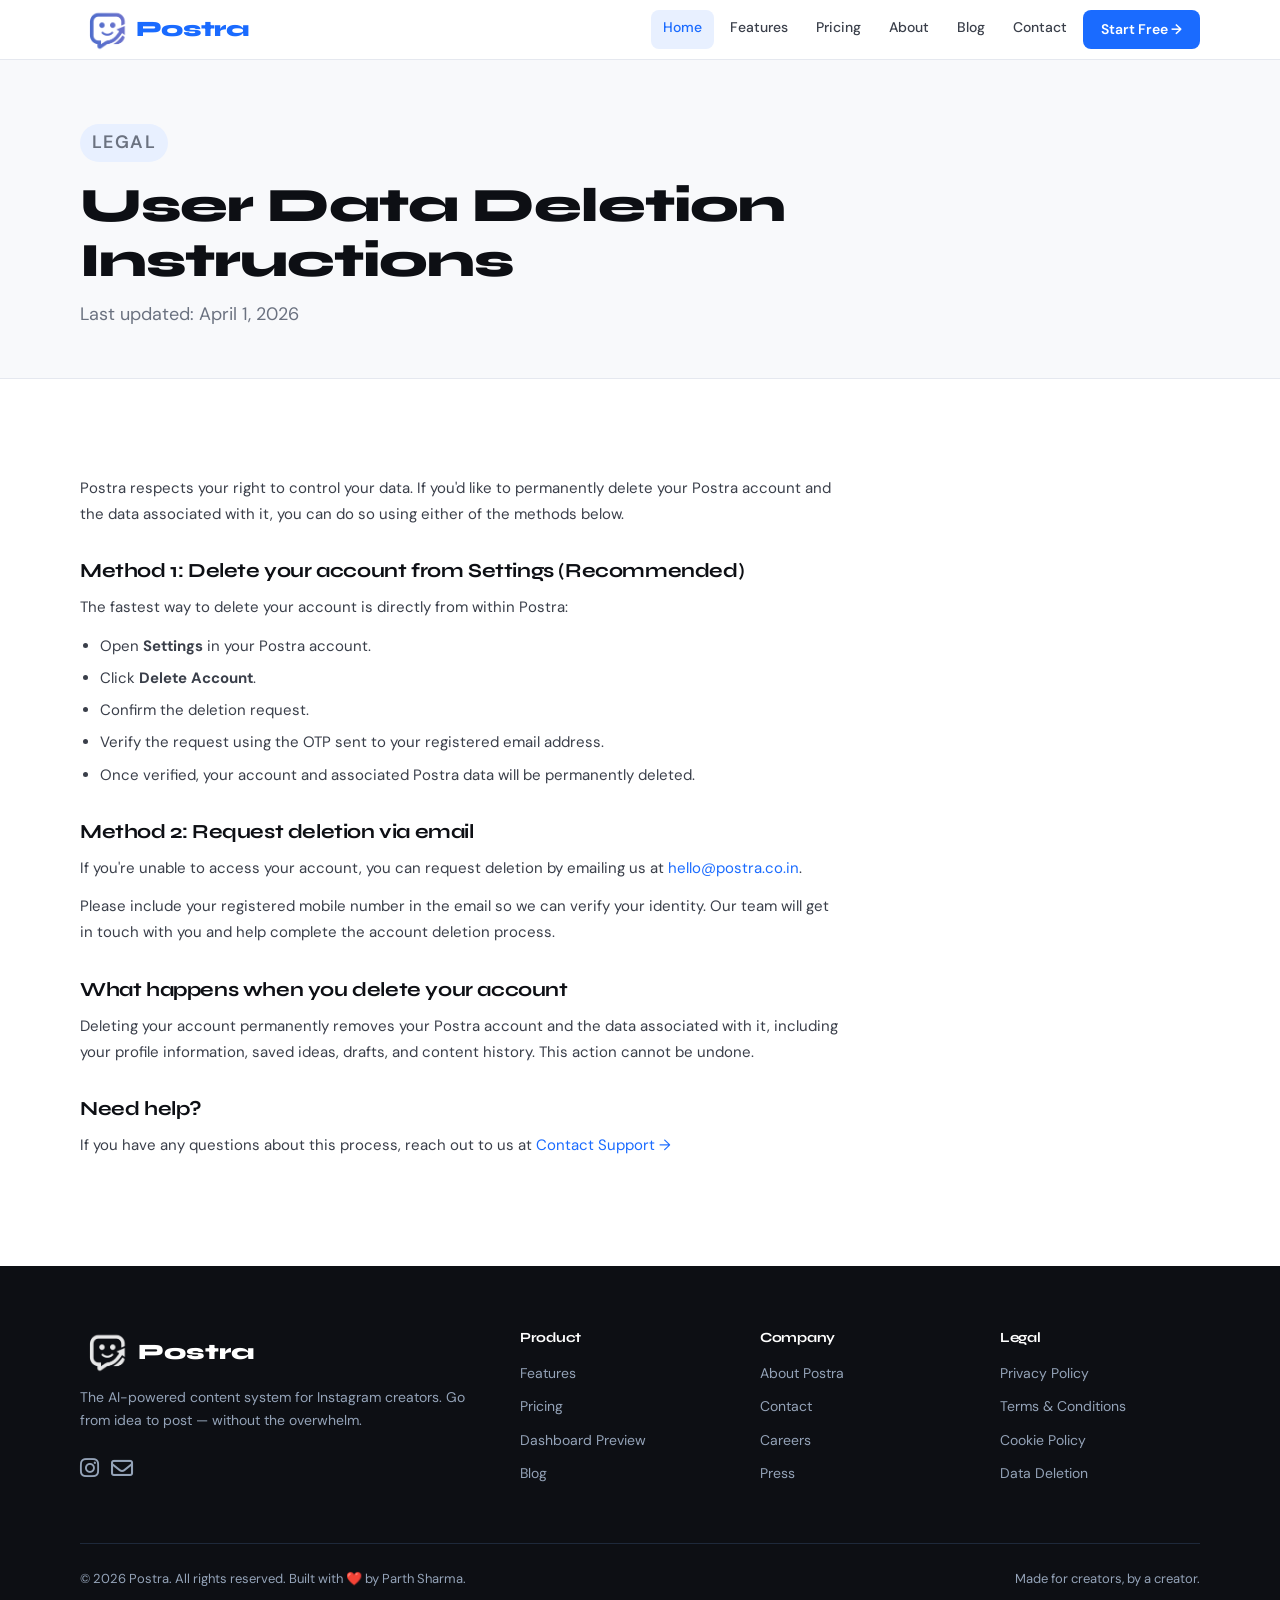
<file: data-deletion.html>
<!DOCTYPE html>
<html lang="en">
<head>
  <meta charset="UTF-8">
  <meta name="viewport" content="width=device-width, initial-scale=1.0">
  <title>User Data Deletion Instructions — Postra</title>
  <meta name="description" content="Instructions for Postra users to delete their account and associated data.">
  <meta name="robots" content="index, follow">
  <meta property="og:title" content="User Data Deletion Instructions — Postra">
  <meta property="og:description" content="Learn how to permanently delete your Postra account and associated data.">
  <meta property="og:type" content="website">
  <meta property="og:url" content="https://postra-gamma.vercel.app/">
  <meta property="og:image" content="https://postra-gamma.vercel.app/assets/postra.png">
  <meta name="twitter:card" content="summary_large_image">
  <meta name="twitter:title" content="User Data Deletion Instructions — Postra">
  <meta name="twitter:description" content="Learn how to permanently delete your Postra account and associated data.">
  <meta name="twitter:image" content="https://postra-gamma.vercel.app/assets/postra.png">
  <link rel="icon" href="assets/postra.png" type="image/png">
  <link rel="canonical" href="https://postra-gamma.vercel.app/">
  <link rel="preconnect" href="https://fonts.googleapis.com">
  <link rel="preconnect" href="https://fonts.gstatic.com" crossorigin>
  <link href="https://fonts.googleapis.com/css2?family=Syne:wght@400;500;600;700;800&family=DM+Sans:ital,opsz,wght@0,9..40,300;0,9..40,400;0,9..40,500;1,9..40,300&display=swap" rel="stylesheet">
  <link rel="stylesheet" href="style.css">
  <link rel="stylesheet" href="https://cdnjs.cloudflare.com/ajax/libs/font-awesome/6.5.0/css/all.min.css">
  <meta name="theme-color" content="#000000">
</head>

<body>

<!-- NAV -->
<nav class="nav" id="mainNav">
  <div class="nav-logo" onclick="showPage('home')" style="display:flex;align-items:center;gap:6px;cursor:pointer;">
    <img src="assets/postra.png" alt="Postra logo" style="height:44px;width:auto;display:block;filter:invert(30%) sepia(90%) saturate(600%) hue-rotate(200deg) brightness(80%);">
    <span style="font-family:'Syne',sans-serif;font-weight:800;font-size:22px;color:var(--brand);letter-spacing:-0.03em;">Postra</span>
  </div>
  <div class="nav-links" id="navLinks">
    <a onclick="showPage('home')" id="nav-home" class="active">Home</a>
    <a onclick="showPage('features')" id="nav-features">Features</a>
    <a onclick="showPage('pricing')" id="nav-pricing">Pricing</a>
    <a onclick="showPage('about')" id="nav-about">About</a>
    <a onclick="showPage('blog')" id="nav-blog">Blog</a>
    <a onclick="showPage('contact')" id="nav-contact">Contact</a>
    <a onclick="window.location.href='https://postra-five.vercel.app/'" class="nav-cta pulse-cta">Start Free →</a>
  </div>
  <button class="hamburger" onclick="toggleMobileMenu()">☰</button>
</nav>

<!-- Mobile menu -->
<div id="mobileMenu" style="display:none; background:#fff; border-bottom:1px solid var(--border); padding:12px 24px;">
  <a onclick="showPage('home');toggleMobileMenu()" style="display:block;padding:10px 0;font-weight:600;color:var(--ink);cursor:pointer;">Home</a>
  <a onclick="showPage('features');toggleMobileMenu()" style="display:block;padding:10px 0;font-weight:600;color:var(--ink);cursor:pointer;">Features</a>
  <a onclick="showPage('pricing');toggleMobileMenu()" style="display:block;padding:10px 0;font-weight:600;color:var(--ink);cursor:pointer;">Pricing</a>
  <a onclick="showPage('about');toggleMobileMenu()" style="display:block;padding:10px 0;font-weight:600;color:var(--ink);cursor:pointer;">About</a>
  <a onclick="showPage('blog');toggleMobileMenu()" style="display:block;padding:10px 0;font-weight:600;color:var(--ink);cursor:pointer;">Blog</a>
  <a onclick="showPage('contact');toggleMobileMenu()" style="display:block;padding:10px 0;font-weight:600;color:var(--ink);cursor:pointer;">Contact</a>
  <a onclick="window.location.href='https://postra-five.vercel.app/';toggleMobileMenu()" style="display:block;margin-top:8px;padding:12px;text-align:center;background:var(--brand);color:#fff;border-radius:8px;font-weight:700;cursor:pointer;">Generate 3 Free Ideas →</a>
</div>

<!-- ====================================================
     PAGE: USER DATA DELETION INSTRUCTIONS
===================================================== -->
<div class="page active" id="page-data-deletion">
  <div class="page-hero">
    <p class="label">Legal</p>
    <h1>User Data Deletion Instructions</h1>
    <p>Last updated: April 1, 2026</p>
  </div>
  <section class="section">
    <div class="legal-content">
      <p>Postra respects your right to control your data. If you'd like to permanently delete your Postra account and the data associated with it, you can do so using either of the methods below.</p>

      <h2>Method 1: Delete your account from Settings (Recommended)</h2>
      <p>The fastest way to delete your account is directly from within Postra:</p>
      <ul>
        <li>Open <strong>Settings</strong> in your Postra account.</li>
        <li>Click <strong>Delete Account</strong>.</li>
        <li>Confirm the deletion request.</li>
        <li>Verify the request using the OTP sent to your registered email address.</li>
        <li>Once verified, your account and associated Postra data will be permanently deleted.</li>
      </ul>

      <h2>Method 2: Request deletion via email</h2>
      <p>If you're unable to access your account, you can request deletion by emailing us at <a href="https://mail.google.com/mail/?view=cm&to=hello@postra.co.in&su=Account Deletion Request - Postra&body=Hi Postra Team, I would like to delete my account. My registered mobile number is:" target="_blank">hello@postra.co.in</a>.</p>
      <p>Please include your registered mobile number in the email so we can verify your identity. Our team will get in touch with you and help complete the account deletion process.</p>

      <h2>What happens when you delete your account</h2>
      <p>Deleting your account permanently removes your Postra account and the data associated with it, including your profile information, saved ideas, drafts, and content history. This action cannot be undone.</p>

      <h2>Need help?</h2>
      <p>If you have any questions about this process, reach out to us at <a href="https://mail.google.com/mail/?view=cm&to=hello@postra.co.in" target="_blank">Contact Support →</a></p>
    </div>
  </section>
</div>

<!-- ====================================================
     FOOTER
===================================================== -->
<footer>
  <div class="footer-top">
    <div>
      <div class="footer-brand" style="display:flex;align-items:center;gap:8px;">
        <img src="assets/postra.png" alt="" style="height:44px;width:auto;filter:brightness(0) invert(1) opacity(0.9);">
        <span>Postra</span>
      </div>
      <p class="footer-tagline">The AI-powered content system for Instagram creators. Go from idea to post — without the overwhelm.</p>
      <div style="display:flex; gap:12px; flex-wrap:wrap; margin-top:8px;">
        <a href="https://instagram.com/buildwithprth" target="_blank" style="color:#94a3b8; font-size:22px; text-decoration:none;" title="@buildwithprth"><i class="fa-brands fa-instagram"></i></a>
        <a href="https://mail.google.com/mail/?view=cm&to=sharmaaparth.07@email.com&su=Business Inquiry - Postra&body=Hi Postra Support, ." target="_blank" style="color:#94a3b8; font-size:22px; text-decoration:none;" title="sharmaaparth.07@gmail.com"><i class="fa-regular fa-envelope"></i></a>
      </div>
    </div>
    <div class="footer-col">
      <h4>Product</h4>
      <a onclick="showPage('features')">Features</a>
      <a onclick="showPage('pricing')">Pricing</a>
      <a onclick="showPage('dashboard')">Dashboard Preview</a>
      <a onclick="showPage('blog')">Blog</a>
    </div>
    <div class="footer-col">
      <h4>Company</h4>
      <a onclick="showPage('about')">About Postra</a>
      <a onclick="showPage('contact')">Contact</a>
      <a href="#" onclick="showPage('careers'); return false;">Careers</a>
      <a href="#" onclick="showPage('press'); return false;">Press</a>
    </div>
    <div class="footer-col">
      <h4>Legal</h4>
      <a href="/privacypolicy">Privacy Policy</a>
      <a href="/terms">Terms & Conditions</a>
      <a onclick="showPage('cookies')">Cookie Policy</a>
      <a href="/data-deletion">Data Deletion</a>
    </div>
  </div>
  <div class="footer-bottom">
    <p>© 2026 Postra. All rights reserved. Built with ❤️ by Parth Sharma.</p>
    <p style="font-size:13px;">Made for creators, by a creator.</p>
  </div>
</footer>

<script src="script.js"></script>

</body>
</html>
</file>
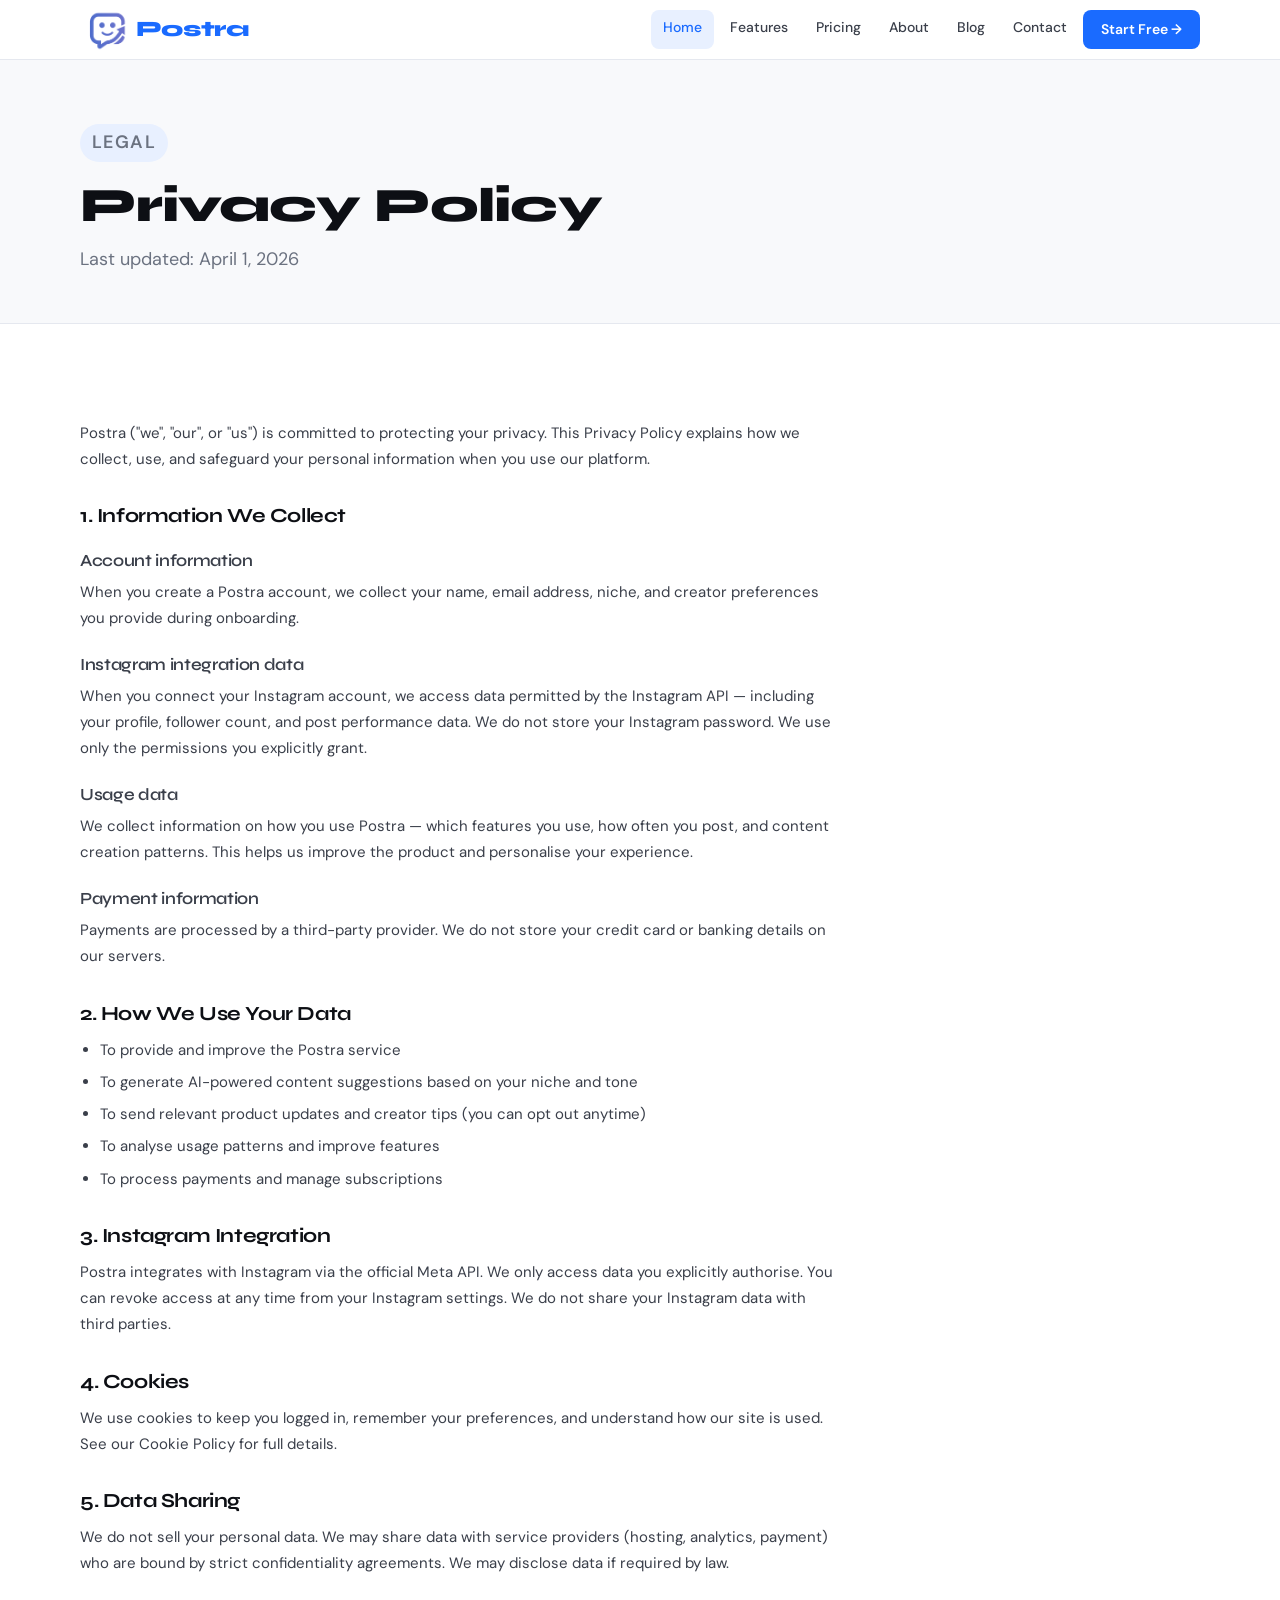
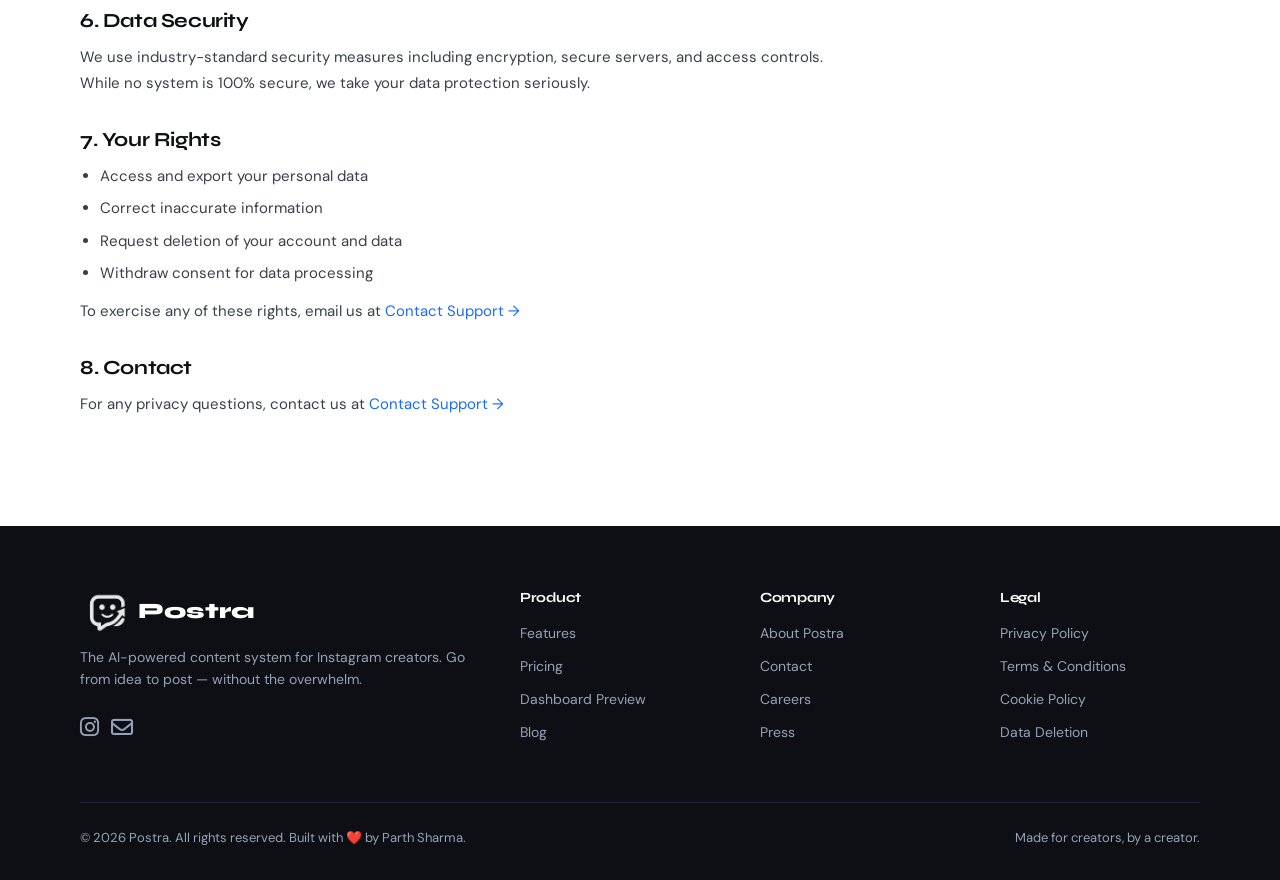
<file: privacypolicy.html>
<!DOCTYPE html>
<html lang="en">
<head>
  <meta charset="UTF-8">
  <meta name="viewport" content="width=device-width, initial-scale=1.0">
  <title>Privacy Policy — Postra</title>
  <meta name="description" content="Postra helps Instagram creators generate niche-specific ideas, captions, and ready-to-post content in seconds. Never run out of content again.">
  <meta name="keywords" content="AI social media tool, content generator, Instagram creator tools, caption generator, Hindi content creator tool">
  <meta name="author" content="Postra">
  <meta name="robots" content="index, follow">
  <meta property="og:title" content="Postra — Never Run Out of Content Again.">
  <meta property="og:description" content="Idea → Ready post in seconds. Built for Instagram creators who want to stay consistent without the overthink.">
  <meta property="og:type" content="website">
  <meta property="og:url" content="https://postra-gamma.vercel.app/">
  <meta property="og:image" content="https://postra-gamma.vercel.app/assets/postra.png">
  <meta name="twitter:card" content="summary_large_image">
  <meta name="twitter:title" content="Postra — Never Run Out of Content Again.">
  <meta name="twitter:description" content="Never run out of content again. Generate niche ideas + captions in seconds.">
  <meta name="twitter:image" content="https://postra-gamma.vercel.app/assets/postra.png">
  <link rel="icon" href="assets/postra.png" type="image/png">
  <link rel="canonical" href="https://postra-gamma.vercel.app/">
  <link rel="preconnect" href="https://fonts.googleapis.com">
  <link rel="preconnect" href="https://fonts.gstatic.com" crossorigin>
  <link href="https://fonts.googleapis.com/css2?family=Syne:wght@400;500;600;700;800&family=DM+Sans:ital,opsz,wght@0,9..40,300;0,9..40,400;0,9..40,500;1,9..40,300&display=swap" rel="stylesheet">
  <link rel="stylesheet" href="style.css">
  <link rel="stylesheet" href="https://cdnjs.cloudflare.com/ajax/libs/font-awesome/6.5.0/css/all.min.css">
  <meta name="theme-color" content="#000000">
</head>

<body>

<!-- NAV -->
<nav class="nav" id="mainNav">
  <div class="nav-logo" onclick="showPage('home')" style="display:flex;align-items:center;gap:6px;cursor:pointer;">
    <img src="assets/postra.png" alt="Postra logo" style="height:44px;width:auto;display:block;filter:invert(30%) sepia(90%) saturate(600%) hue-rotate(200deg) brightness(80%);">
    <span style="font-family:'Syne',sans-serif;font-weight:800;font-size:22px;color:var(--brand);letter-spacing:-0.03em;">Postra</span>
  </div>
  <div class="nav-links" id="navLinks">
    <a onclick="showPage('home')" id="nav-home" class="active">Home</a>
    <a onclick="showPage('features')" id="nav-features">Features</a>
    <a onclick="showPage('pricing')" id="nav-pricing">Pricing</a>
    <a onclick="showPage('about')" id="nav-about">About</a>
    <a onclick="showPage('blog')" id="nav-blog">Blog</a>
    <a onclick="showPage('contact')" id="nav-contact">Contact</a>
    <a onclick="window.location.href='https://postra-five.vercel.app/'" class="nav-cta pulse-cta">Start Free →</a>
  </div>
  <button class="hamburger" onclick="toggleMobileMenu()">☰</button>
</nav>

<!-- Mobile menu -->
<div id="mobileMenu" style="display:none; background:#fff; border-bottom:1px solid var(--border); padding:12px 24px;">
  <a onclick="showPage('home');toggleMobileMenu()" style="display:block;padding:10px 0;font-weight:600;color:var(--ink);cursor:pointer;">Home</a>
  <a onclick="showPage('features');toggleMobileMenu()" style="display:block;padding:10px 0;font-weight:600;color:var(--ink);cursor:pointer;">Features</a>
  <a onclick="showPage('pricing');toggleMobileMenu()" style="display:block;padding:10px 0;font-weight:600;color:var(--ink);cursor:pointer;">Pricing</a>
  <a onclick="showPage('about');toggleMobileMenu()" style="display:block;padding:10px 0;font-weight:600;color:var(--ink);cursor:pointer;">About</a>
  <a onclick="showPage('blog');toggleMobileMenu()" style="display:block;padding:10px 0;font-weight:600;color:var(--ink);cursor:pointer;">Blog</a>
  <a onclick="showPage('contact');toggleMobileMenu()" style="display:block;padding:10px 0;font-weight:600;color:var(--ink);cursor:pointer;">Contact</a>
  <a onclick="window.location.href='https://postra-five.vercel.app/';toggleMobileMenu()" style="display:block;margin-top:8px;padding:12px;text-align:center;background:var(--brand);color:#fff;border-radius:8px;font-weight:700;cursor:pointer;">Generate 3 Free Ideas →</a>
</div>

<!-- ====================================================
     PAGE: PRIVACY POLICY
===================================================== -->
<div class="page active" id="page-privacy">
  <div class="page-hero">
    <p class="label">Legal</p>
    <h1>Privacy Policy</h1>
    <p>Last updated: April 1, 2026</p>
  </div>
  <section class="section">
    <div class="legal-content">
      <p>Postra ("we", "our", or "us") is committed to protecting your privacy. This Privacy Policy explains how we collect, use, and safeguard your personal information when you use our platform.</p>
      <h2>1. Information We Collect</h2>
      <h3>Account information</h3>
      <p>When you create a Postra account, we collect your name, email address, niche, and creator preferences you provide during onboarding.</p>
      <h3>Instagram integration data</h3>
      <p>When you connect your Instagram account, we access data permitted by the Instagram API — including your profile, follower count, and post performance data. We do not store your Instagram password. We use only the permissions you explicitly grant.</p>
      <h3>Usage data</h3>
      <p>We collect information on how you use Postra — which features you use, how often you post, and content creation patterns. This helps us improve the product and personalise your experience.</p>
      <h3>Payment information</h3>
      <p>Payments are processed by a third-party provider. We do not store your credit card or banking details on our servers.</p>
      <h2>2. How We Use Your Data</h2>
      <ul>
        <li>To provide and improve the Postra service</li>
        <li>To generate AI-powered content suggestions based on your niche and tone</li>
        <li>To send relevant product updates and creator tips (you can opt out anytime)</li>
        <li>To analyse usage patterns and improve features</li>
        <li>To process payments and manage subscriptions</li>
      </ul>
      <h2>3. Instagram Integration</h2>
      <p>Postra integrates with Instagram via the official Meta API. We only access data you explicitly authorise. You can revoke access at any time from your Instagram settings. We do not share your Instagram data with third parties.</p>
      <h2>4. Cookies</h2>
      <p>We use cookies to keep you logged in, remember your preferences, and understand how our site is used. See our Cookie Policy for full details.</p>
      <h2>5. Data Sharing</h2>
      <p>We do not sell your personal data. We may share data with service providers (hosting, analytics, payment) who are bound by strict confidentiality agreements. We may disclose data if required by law.</p>
      <h2>6. Data Security</h2>
      <p>We use industry-standard security measures including encryption, secure servers, and access controls. While no system is 100% secure, we take your data protection seriously.</p>
      <h2>7. Your Rights</h2>
      <ul>
        <li>Access and export your personal data</li>
        <li>Correct inaccurate information</li>
        <li>Request deletion of your account and data</li>
        <li>Withdraw consent for data processing</li>
      </ul>
      <p>To exercise any of these rights, email us at <a href="https://mail.google.com/mail/?view=cm&to=sharmaaparth.07@email.com" target="_blank">Contact Support →</a></p>
      <h2>8. Contact</h2>
      <p>For any privacy questions, contact us at <a href="https://mail.google.com/mail/?view=cm&to=sharmaaparth.07@email.com" target="_blank">Contact Support →</a></p>
    </div>
  </section>
</div>

<!-- ====================================================
     FOOTER
===================================================== -->
<footer>
  <div class="footer-top">
    <div>
      <div class="footer-brand" style="display:flex;align-items:center;gap:8px;">
        <img src="assets/postra.png" alt="" style="height:44px;width:auto;filter:brightness(0) invert(1) opacity(0.9);">
        <span>Postra</span>
      </div>
      <p class="footer-tagline">The AI-powered content system for Instagram creators. Go from idea to post — without the overwhelm.</p>
      <div style="display:flex; gap:12px; flex-wrap:wrap; margin-top:8px;">
        <a href="https://instagram.com/buildwithprth" target="_blank" style="color:#94a3b8; font-size:22px; text-decoration:none;" title="@buildwithprth"><i class="fa-brands fa-instagram"></i></a>
        <a href="https://mail.google.com/mail/?view=cm&to=sharmaaparth.07@email.com&su=Business Inquiry - Postra&body=Hi Postra Support, ." target="_blank" style="color:#94a3b8; font-size:22px; text-decoration:none;" title="sharmaaparth.07@gmail.com"><i class="fa-regular fa-envelope"></i></a>
      </div>
    </div>
    <div class="footer-col">
      <h4>Product</h4>
      <a onclick="showPage('features')">Features</a>
      <a onclick="showPage('pricing')">Pricing</a>
      <a onclick="showPage('dashboard')">Dashboard Preview</a>
      <a onclick="showPage('blog')">Blog</a>
    </div>
    <div class="footer-col">
      <h4>Company</h4>
      <a onclick="showPage('about')">About Postra</a>
      <a onclick="showPage('contact')">Contact</a>
      <a href="#" onclick="showPage('careers'); return false;">Careers</a>
      <a href="#" onclick="showPage('press'); return false;">Press</a>
    </div>
    <div class="footer-col">
      <h4>Legal</h4>
      <a href="/privacypolicy">Privacy Policy</a>
      <a href="/terms">Terms & Conditions</a>
      <a onclick="showPage('cookies')">Cookie Policy</a>
      <a href="/data-deletion">Data Deletion</a>
    </div>
  </div>
  <div class="footer-bottom">
    <p>© 2026 Postra. All rights reserved. Built with ❤️ by Parth Sharma.</p>
    <p style="font-size:13px;">Made for creators, by a creator.</p>
  </div>
</footer>

<script src="script.js"></script>

</body>
</html>
</file>
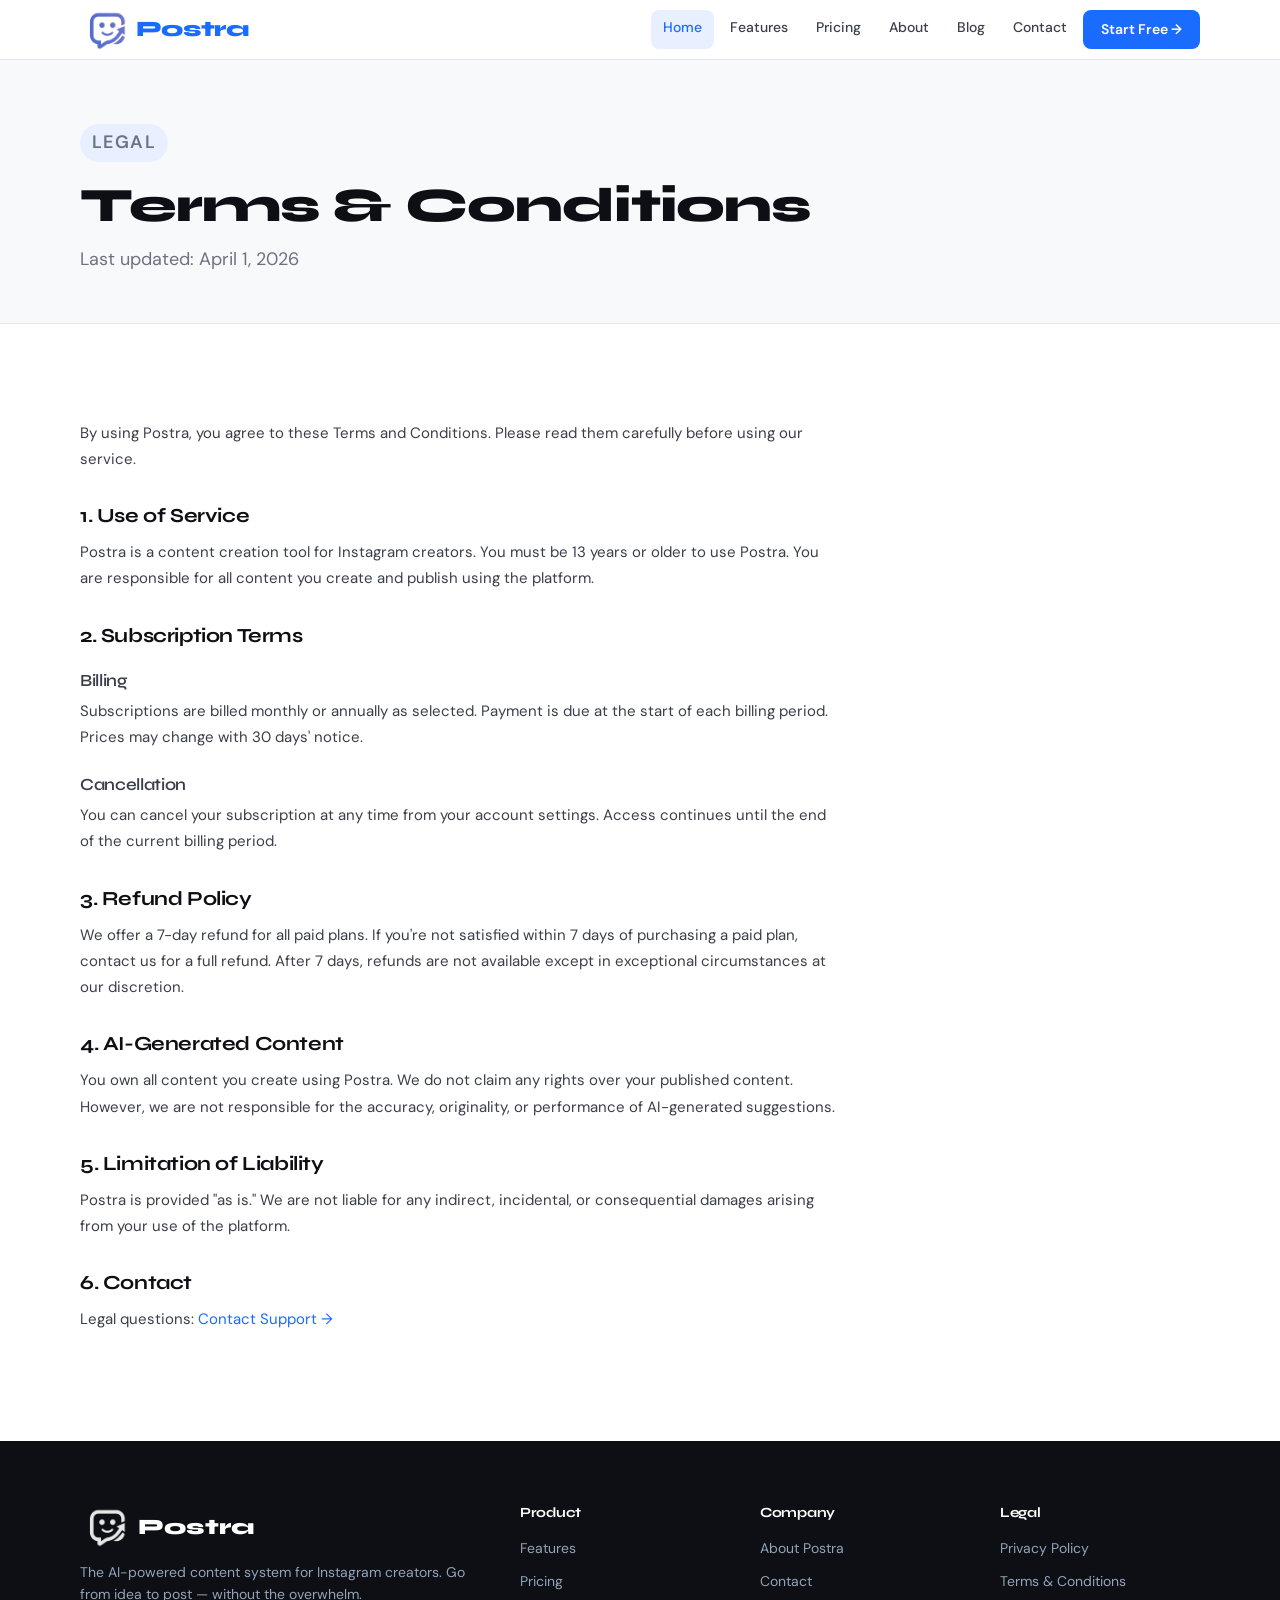
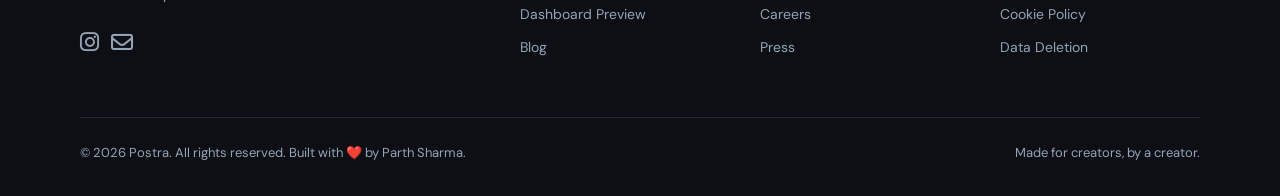
<file: terms.html>
<!DOCTYPE html>
<html lang="en">
<head>
  <meta charset="UTF-8">
  <meta name="viewport" content="width=device-width, initial-scale=1.0">
  <title>Terms & Conditions — Postra</title>
  <meta name="description" content="Postra helps Instagram creators generate niche-specific ideas, captions, and ready-to-post content in seconds. Never run out of content again.">
  <meta name="keywords" content="AI social media tool, content generator, Instagram creator tools, caption generator, Hindi content creator tool">
  <meta name="author" content="Postra">
  <meta name="robots" content="index, follow">
  <meta property="og:title" content="Postra — Never Run Out of Content Again.">
  <meta property="og:description" content="Idea → Ready post in seconds. Built for Instagram creators who want to stay consistent without the overthink.">
  <meta property="og:type" content="website">
  <meta property="og:url" content="https://postra-gamma.vercel.app/">
  <meta property="og:image" content="https://postra-gamma.vercel.app/assets/postra.png">
  <meta name="twitter:card" content="summary_large_image">
  <meta name="twitter:title" content="Postra — Never Run Out of Content Again.">
  <meta name="twitter:description" content="Never run out of content again. Generate niche ideas + captions in seconds.">
  <meta name="twitter:image" content="https://postra-gamma.vercel.app/assets/postra.png">
  <link rel="icon" href="assets/postra.png" type="image/png">
  <link rel="canonical" href="https://postra-gamma.vercel.app/">
  <link rel="preconnect" href="https://fonts.googleapis.com">
  <link rel="preconnect" href="https://fonts.gstatic.com" crossorigin>
  <link href="https://fonts.googleapis.com/css2?family=Syne:wght@400;500;600;700;800&family=DM+Sans:ital,opsz,wght@0,9..40,300;0,9..40,400;0,9..40,500;1,9..40,300&display=swap" rel="stylesheet">
  <link rel="stylesheet" href="style.css">
  <link rel="stylesheet" href="https://cdnjs.cloudflare.com/ajax/libs/font-awesome/6.5.0/css/all.min.css">
  <meta name="theme-color" content="#000000">
</head>

<body>

<!-- NAV -->
<nav class="nav" id="mainNav">
  <div class="nav-logo" onclick="showPage('home')" style="display:flex;align-items:center;gap:6px;cursor:pointer;">
    <img src="assets/postra.png" alt="Postra logo" style="height:44px;width:auto;display:block;filter:invert(30%) sepia(90%) saturate(600%) hue-rotate(200deg) brightness(80%);">
    <span style="font-family:'Syne',sans-serif;font-weight:800;font-size:22px;color:var(--brand);letter-spacing:-0.03em;">Postra</span>
  </div>
  <div class="nav-links" id="navLinks">
    <a onclick="showPage('home')" id="nav-home" class="active">Home</a>
    <a onclick="showPage('features')" id="nav-features">Features</a>
    <a onclick="showPage('pricing')" id="nav-pricing">Pricing</a>
    <a onclick="showPage('about')" id="nav-about">About</a>
    <a onclick="showPage('blog')" id="nav-blog">Blog</a>
    <a onclick="showPage('contact')" id="nav-contact">Contact</a>
    <a onclick="window.location.href='https://postra-five.vercel.app/'" class="nav-cta pulse-cta">Start Free →</a>
  </div>
  <button class="hamburger" onclick="toggleMobileMenu()">☰</button>
</nav>

<!-- Mobile menu -->
<div id="mobileMenu" style="display:none; background:#fff; border-bottom:1px solid var(--border); padding:12px 24px;">
  <a onclick="showPage('home');toggleMobileMenu()" style="display:block;padding:10px 0;font-weight:600;color:var(--ink);cursor:pointer;">Home</a>
  <a onclick="showPage('features');toggleMobileMenu()" style="display:block;padding:10px 0;font-weight:600;color:var(--ink);cursor:pointer;">Features</a>
  <a onclick="showPage('pricing');toggleMobileMenu()" style="display:block;padding:10px 0;font-weight:600;color:var(--ink);cursor:pointer;">Pricing</a>
  <a onclick="showPage('about');toggleMobileMenu()" style="display:block;padding:10px 0;font-weight:600;color:var(--ink);cursor:pointer;">About</a>
  <a onclick="showPage('blog');toggleMobileMenu()" style="display:block;padding:10px 0;font-weight:600;color:var(--ink);cursor:pointer;">Blog</a>
  <a onclick="showPage('contact');toggleMobileMenu()" style="display:block;padding:10px 0;font-weight:600;color:var(--ink);cursor:pointer;">Contact</a>
  <a onclick="window.location.href='https://postra-five.vercel.app/';toggleMobileMenu()" style="display:block;margin-top:8px;padding:12px;text-align:center;background:var(--brand);color:#fff;border-radius:8px;font-weight:700;cursor:pointer;">Generate 3 Free Ideas →</a>
</div>

<!-- ====================================================
    PAGE: TERMS
===================================================== -->
<div class="page active" id="page-terms">
  <div class="page-hero">
    <p class="label">Legal</p>
    <h1>Terms & Conditions</h1>
    <p>Last updated: April 1, 2026</p>
  </div>
  <section class="section">
    <div class="legal-content">
      <p>By using Postra, you agree to these Terms and Conditions. Please read them carefully before using our service.</p>
      <h2>1. Use of Service</h2>
      <p>Postra is a content creation tool for Instagram creators. You must be 13 years or older to use Postra. You are responsible for all content you create and publish using the platform.</p>
      <h2>2. Subscription Terms</h2>
      <h3>Billing</h3>
      <p>Subscriptions are billed monthly or annually as selected. Payment is due at the start of each billing period. Prices may change with 30 days' notice.</p>
      <h3>Cancellation</h3>
      <p>You can cancel your subscription at any time from your account settings. Access continues until the end of the current billing period.</p>
      <h2>3. Refund Policy</h2>
      <p>We offer a 7-day refund for all paid plans. If you're not satisfied within 7 days of purchasing a paid plan, contact us for a full refund. After 7 days, refunds are not available except in exceptional circumstances at our discretion.</p>
      <h2>4. AI-Generated Content</h2>
      <p>You own all content you create using Postra. We do not claim any rights over your published content. However, we are not responsible for the accuracy, originality, or performance of AI-generated suggestions.</p>
      <h2>5. Limitation of Liability</h2>
      <p>Postra is provided "as is." We are not liable for any indirect, incidental, or consequential damages arising from your use of the platform.</p>
      <h2>6. Contact</h2>
      <p>Legal questions: <a href="https://mail.google.com/mail/?view=cm&to=sharmaaparth.07@email.com" target="_blank">Contact Support →</a></p>
    </div>
  </section>
</div>

<!-- ====================================================
     FOOTER
===================================================== -->
<footer>
  <div class="footer-top">
    <div>
      <div class="footer-brand" style="display:flex;align-items:center;gap:8px;">
        <img src="assets/postra.png" alt="" style="height:44px;width:auto;filter:brightness(0) invert(1) opacity(0.9);">
        <span>Postra</span>
      </div>
      <p class="footer-tagline">The AI-powered content system for Instagram creators. Go from idea to post — without the overwhelm.</p>
      <div style="display:flex; gap:12px; flex-wrap:wrap; margin-top:8px;">
        <a href="https://instagram.com/buildwithprth" target="_blank" style="color:#94a3b8; font-size:22px; text-decoration:none;" title="@buildwithprth"><i class="fa-brands fa-instagram"></i></a>
        <a href="https://mail.google.com/mail/?view=cm&to=sharmaaparth.07@email.com&su=Business Inquiry - Postra&body=Hi Postra Support, ." target="_blank" style="color:#94a3b8; font-size:22px; text-decoration:none;" title="sharmaaparth.07@gmail.com"><i class="fa-regular fa-envelope"></i></a>
      </div>
    </div>
    <div class="footer-col">
      <h4>Product</h4>
      <a onclick="showPage('features')">Features</a>
      <a onclick="showPage('pricing')">Pricing</a>
      <a onclick="showPage('dashboard')">Dashboard Preview</a>
      <a onclick="showPage('blog')">Blog</a>
    </div>
    <div class="footer-col">
      <h4>Company</h4>
      <a onclick="showPage('about')">About Postra</a>
      <a onclick="showPage('contact')">Contact</a>
      <a href="#" onclick="showPage('careers'); return false;">Careers</a>
      <a href="#" onclick="showPage('press'); return false;">Press</a>
    </div>
    <div class="footer-col">
      <h4>Legal</h4>
      <a href="/privacypolicy">Privacy Policy</a>
      <a href="/terms">Terms & Conditions</a>
      <a onclick="showPage('cookies')">Cookie Policy</a>
      <a href="/data-deletion">Data Deletion</a>
    </div>
  </div>
  <div class="footer-bottom">
    <p>© 2026 Postra. All rights reserved. Built with ❤️ by Parth Sharma.</p>
    <p style="font-size:13px;">Made for creators, by a creator.</p>
  </div>
</footer>

<script src="script.js"></script>

</body>
</html>
</file>
<file: style.css>
/* ===== DESIGN TOKENS ===== */
:root {
  --brand: #1a6bff;
  --brand-dark: #1254cc;
  --brand-light: #e8f0ff;
  --brand-mid: #4a8bff;
  --ink: #0d0f14;
  --ink-2: #3a3f4a;
  --ink-3: #6b7280;
  --ink-4: #9ca3af;
  --surface: #ffffff;
  --surface-2: #f8f9fb;
  --surface-3: #f1f3f8;
  --border: #e5e8ef;
  --border-2: #d1d5de;
  --success: #16a34a;
  --success-light: #dcfce7;
  --radius: 12px;
  --radius-lg: 20px;
  --radius-xl: 32px;
  --shadow: 0 1px 3px rgba(0,0,0,0.08), 0 4px 16px rgba(0,0,0,0.06);
  --shadow-lg: 0 8px 32px rgba(0,0,0,0.10);
  --shadow-brand: 0 8px 32px rgba(26,107,255,0.25);
}

* { box-sizing: border-box; margin: 0; padding: 0; }
html { scroll-behavior: smooth; }
body {
  font-family: 'DM Sans', sans-serif;
  color: var(--ink);
  background: var(--surface);
  font-size: 16px;
  line-height: 1.65;
  -webkit-font-smoothing: antialiased;
}
h1, h2, h3, h4, h5 {
  font-family: 'Syne', sans-serif;
  line-height: 1.15;
  letter-spacing: -0.02em;
}
a { color: var(--brand); text-decoration: none; }
a:hover { text-decoration: underline; }
img { max-width: 100%; }

/* ===== NAV ===== */
.nav {
  position: sticky; top: 0; z-index: 100;
  background: rgba(255,255,255,0.92);
  backdrop-filter: blur(12px);
  border-bottom: 1px solid var(--border);
  padding: 0 max(24px, calc((100vw - 1120px) / 2));
  display: flex; align-items: center; gap: 32px;
  height: 60px;
}
.nav-logo {
  font-family: 'Syne', sans-serif;
  font-weight: 800; font-size: 22px;
  color: var(--brand); margin-right: auto;
  letter-spacing: -0.03em; cursor: pointer;
}
.nav-logo span { color: var(--ink); }
.nav-links { display: flex; gap: 4px; }
.nav-links a {
  font-size: 14px; font-weight: 500; color: var(--ink-2);
  padding: 6px 12px; border-radius: 8px;
  transition: background 0.15s, color 0.15s;
  cursor: pointer;
}
.nav-links a:hover { background: var(--surface-2); color: var(--ink); text-decoration: none; }
.nav-links a.active { color: var(--brand); background: var(--brand-light); }
.nav-cta {
  background: var(--brand); color: #fff !important;
  padding: 8px 18px !important; border-radius: 8px !important;
  font-weight: 600 !important;
  transition: all 0.2s !important;
}
.nav-cta:hover { background: var(--brand-dark) !important; color: #fff; text-decoration: none; transform: translateY(-1px); }

/* Pulse animation on nav CTA */
.pulse-cta {
  animation: subtlePulse 3s ease-in-out infinite;
}
@keyframes subtlePulse {
  0%, 100% { box-shadow: 0 0 0 0 rgba(26,107,255,0.4); }
  50% { box-shadow: 0 0 0 6px rgba(26,107,255,0); }
}

/* ===== PAGES ===== */
.page { display: none; }
.page.active { display: block; }
.page.active { animation: fadeIn 0.22s ease; }
@keyframes fadeIn { from { opacity: 0; transform: translateY(8px); } to { opacity: 1; transform: translateY(0); } }

/* ===== SHARED SECTION STYLES ===== */
.section { padding: 96px max(24px, calc((100vw - 1120px) / 2)); }
.section-sm { padding: 64px max(24px, calc((100vw - 1120px) / 2)); }
.section-bg { background: var(--surface-2); }

.label {
  display: inline-block;
  font-size: 12px; font-weight: 600;
  letter-spacing: 0.08em; text-transform: uppercase;
  color: var(--brand); background: var(--brand-light);
  padding: 4px 12px; border-radius: 100px;
  margin-bottom: 16px;
}

h2.section-title {
  font-size: clamp(28px, 4vw, 44px);
  font-weight: 800; margin-bottom: 16px;
}
.section-subtitle {
  font-size: 18px; color: var(--ink-3);
  max-width: 560px;
  line-height: 1.6;
  margin-bottom: 56px;
}

/* ===== BUTTONS ===== */
.btn {
  display: inline-flex; align-items: center; gap: 8px;
  padding: 13px 24px; border-radius: 10px;
  font-family: 'DM Sans', sans-serif;
  font-size: 15px; font-weight: 600;
  cursor: pointer; border: none;
  transition: all 0.18s; text-decoration: none !important;
}
.btn-primary {
  background: var(--brand); color: #fff;
}
.btn-primary:hover { background: var(--brand-dark); transform: translateY(-1px); box-shadow: var(--shadow-brand); }
.btn-outline {
  background: transparent; color: var(--ink);
  border: 1.5px solid var(--border-2);
}
.btn-outline:hover { border-color: var(--brand); color: var(--brand); background: var(--brand-light); }
.btn-lg { padding: 16px 32px; font-size: 17px; border-radius: 12px; }
.btn-white { background: #fff; color: var(--brand); }
.btn-white:hover { background: var(--brand-light); transform: translateY(-1px); }

/* Glow CTA button */
.btn-glow {
  box-shadow: 0 4px 24px rgba(26,107,255,0.35);
  position: relative; overflow: hidden;
}
.btn-glow::after {
  content: '';
  position: absolute; inset: 0;
  background: linear-gradient(90deg, transparent, rgba(255,255,255,0.15), transparent);
  transform: translateX(-100%);
  animation: shimmer 2.5s infinite;
}
@keyframes shimmer {
  100% { transform: translateX(100%); }
}
.btn-glow:hover { box-shadow: 0 8px 32px rgba(26,107,255,0.5); }

.btn-cta-final {
  font-size: 18px; padding: 18px 40px;
  border-radius: 14px;
  box-shadow: 0 0 0 4px rgba(255,255,255,0.3);
}
.btn-cta-final:hover {
  box-shadow: 0 0 0 6px rgba(255,255,255,0.4);
  transform: translateY(-2px);
}

/* ===== CARDS ===== */
.card {
  background: var(--surface);
  border: 1px solid var(--border);
  border-radius: var(--radius-lg);
  padding: 28px 28px;
  box-shadow: var(--shadow);
}
.card-hover {
  transition: transform 0.2s, box-shadow 0.2s;
}
.card-hover:hover {
  transform: translateY(-4px);
  box-shadow: var(--shadow-lg);
}
.card-featured {
  border-color: var(--brand);
  background: linear-gradient(135deg, #f0f5ff 0%, #fff 100%);
}
.card-icon {
  width: 48px; height: 48px;
  background: var(--brand-light);
  border-radius: 12px;
  display: flex; align-items: center; justify-content: center;
  font-size: 22px; margin-bottom: 16px;
}
.card h3 { font-size: 18px; font-weight: 700; margin-bottom: 8px; }
.card p { font-size: 15px; color: var(--ink-3); line-height: 1.6; }
.card-tag {
  display: inline-block; margin-top: 12px;
  background: var(--surface-3); color: var(--ink-3);
  font-size: 11px; font-weight: 600; padding: 3px 10px;
  border-radius: 100px; letter-spacing: 0.04em;
}
.card-tag-brand {
  background: var(--brand-light); color: var(--brand);
}

/* ===== GRID ===== */
.grid-3 { display: grid; grid-template-columns: repeat(3, 1fr); gap: 24px; }
.grid-2 { display: grid; grid-template-columns: repeat(2, 1fr); gap: 24px; }
.grid-4 { display: grid; grid-template-columns: repeat(4, 1fr); gap: 20px; }

@media (max-width: 900px) {
  .grid-3, .grid-4 { grid-template-columns: 1fr; }
  .grid-2 { grid-template-columns: 1fr; }
  .nav-links { display: none; }
}

/* ===== HERO ===== */
.hero {
  padding: 96px max(24px, calc((100vw - 1120px) / 2)) 80px;
  background: linear-gradient(175deg, #f0f5ff 0%, #fff 60%);
  position: relative; overflow: hidden;
}
/* Animated blobs */
.hero-blob {
  position: absolute; border-radius: 50%;
  pointer-events: none; opacity: 0.5;
  animation: blobFloat 8s ease-in-out infinite alternate;
}
.hero-blob-1 {
  width: 500px; height: 500px;
  top: -150px; right: -100px;
  background: radial-gradient(circle, rgba(26,107,255,0.10) 0%, transparent 70%);
  animation-duration: 8s;
}
.hero-blob-2 {
  width: 350px; height: 350px;
  bottom: -100px; left: -100px;
  background: radial-gradient(circle, rgba(100,160,255,0.08) 0%, transparent 70%);
  animation-duration: 12s;
  animation-delay: -4s;
}
@keyframes blobFloat {
  from { transform: translate(0, 0) scale(1); }
  to { transform: translate(30px, -20px) scale(1.05); }
}

.hero-inner { position: relative; z-index: 1; }

.hero-badge {
  display: inline-flex; align-items: center; gap: 8px;
  background: var(--brand-light); color: var(--brand);
  padding: 6px 14px; border-radius: 100px;
  font-size: 13px; font-weight: 600;
  margin-bottom: 28px;
  border: 1px solid rgba(26,107,255,0.2);
  animation: badgePop 0.5s cubic-bezier(.34,1.56,.64,1) forwards;
}
@keyframes badgePop {
  from { opacity: 0; transform: scale(0.85); }
  to { opacity: 1; transform: scale(1); }
}
.hero-badge .dot {
  width: 7px; height: 7px; border-radius: 50%;
  background: var(--brand); animation: pulse 2s infinite;
}
@keyframes pulse {
  0%, 100% { opacity: 1; }
  50% { opacity: 0.4; }
}

.hero-headline {
  font-size: clamp(36px, 6vw, 72px);
  font-weight: 800; max-width: 820px;
  margin-bottom: 24px;
  line-height: 1.08;
  animation: heroSlide 0.6s ease forwards;
  animation-delay: 0.1s;
  opacity: 0;
}
@keyframes heroSlide {
  from { opacity: 0; transform: translateY(20px); }
  to { opacity: 1; transform: translateY(0); }
}
.hero-headline .accent { color: var(--brand); }

.hero-sub {
  font-size: clamp(16px, 2vw, 19px);
  color: var(--ink-2); max-width: 560px;
  margin-bottom: 36px; line-height: 1.7;
  animation: heroSlide 0.6s ease forwards;
  animation-delay: 0.2s;
  opacity: 0;
}

.hero-actions {
  display: flex; gap: 12px; flex-wrap: wrap; margin-bottom: 20px;
  animation: heroSlide 0.6s ease forwards;
  animation-delay: 0.3s;
  opacity: 0;
}

/* Micro trust pills */
.hero-microtrust {
  display: flex; align-items: center; gap: 8px; flex-wrap: wrap;
  margin-bottom: 56px;
  animation: heroSlide 0.5s ease forwards;
  animation-delay: 0.4s;
  opacity: 0;
}
.trust-pill {
  display: inline-flex; align-items: center; gap: 4px;
  font-size: 13px; color: var(--ink-3); font-weight: 500;
  background: rgba(255,255,255,0.7); border: 1px solid var(--border);
  padding: 4px 12px; border-radius: 100px;
}

/* ===== HERO OUTPUT PREVIEW ===== */
.hero-output-preview {
  background: #fff;
  border: 1px solid var(--border);
  border-radius: var(--radius-xl);
  box-shadow: 0 8px 48px rgba(26,107,255,0.12), 0 2px 8px rgba(0,0,0,0.06);
  overflow: hidden;
  max-width: 740px;
  animation: heroSlide 0.7s ease forwards;
  animation-delay: 0.5s;
  opacity: 0;
}
.output-preview-label {
  padding: 14px 20px 10px;
  font-size: 13px; font-weight: 600; color: var(--ink-3);
  background: var(--surface-2);
  border-bottom: 1px solid var(--border);
}
.output-tabs {
  display: flex; gap: 0;
  border-bottom: 1px solid var(--border);
  background: var(--surface-2);
}
.otab {
  padding: 10px 20px;
  font-family: 'DM Sans', sans-serif;
  font-size: 13px; font-weight: 600; color: var(--ink-3);
  background: none; border: none; cursor: pointer;
  border-bottom: 2px solid transparent;
  transition: all 0.15s;
}
.otab:hover { color: var(--brand); }
.otab.active { color: var(--brand); border-bottom-color: var(--brand); background: #fff; }
.output-body { padding: 20px; min-height: 180px; }
.otab-content { display: none; }
.otab-content.active { display: block; }

.output-niche-tag {
  display: inline-block; font-size: 12px; color: var(--brand);
  background: var(--brand-light); padding: 3px 10px;
  border-radius: 100px; font-weight: 600; margin-bottom: 14px;
}

/* Idea items */
.output-item {
  display: flex; align-items: flex-start; gap: 12px;
  padding: 10px 12px; border-radius: var(--radius);
  border: 1px solid var(--border); margin-bottom: 8px;
  cursor: pointer; transition: all 0.15s;
}
.output-item:hover { border-color: var(--brand); background: var(--brand-light); }
.output-item.selected { border-color: var(--brand); background: var(--brand-light); }
.output-item-num {
  width: 22px; height: 22px; border-radius: 50%;
  background: var(--surface-3); color: var(--ink-3);
  font-size: 11px; font-weight: 700;
  display: flex; align-items: center; justify-content: center; flex-shrink: 0;
}
.output-item.selected .output-item-num { background: var(--brand); color: #fff; }
.output-item-title { font-size: 14px; font-weight: 600; color: var(--ink); margin-bottom: 3px; }
.output-item-meta { font-size: 12px; color: var(--ink-3); }
.output-item-check { margin-left: auto; font-size: 16px; color: var(--brand); }

/* Caption items */
.caption-block {
  padding: 12px; border-radius: var(--radius);
  border: 1px solid var(--border); margin-bottom: 10px;
}
.caption-block.selected-caption { border-color: var(--brand); background: var(--brand-light); }
.caption-label { font-size: 11px; font-weight: 700; color: var(--ink-3); margin-bottom: 6px; text-transform: uppercase; letter-spacing: 0.06em; }
.caption-text { font-size: 13px; color: var(--ink-2); line-height: 1.6; }

/* Hook items */
.hook-item {
  display: flex; align-items: flex-start; gap: 10px;
  padding: 12px; border-radius: var(--radius);
  border: 1px solid var(--border); margin-bottom: 8px;
}
.hook-item.selected-hook { border-color: var(--brand); background: var(--brand-light); }
.hook-badge {
  display: inline-block; font-size: 11px; font-weight: 700;
  padding: 2px 8px; border-radius: 100px;
  background: var(--surface-3); color: var(--ink-3);
  white-space: nowrap; flex-shrink: 0; margin-top: 2px;
}
.hook-text { font-size: 13px; color: var(--ink-2); line-height: 1.55; font-style: italic; }

.output-footer {
  display: flex; align-items: center; justify-content: space-between;
  padding: 14px 20px; border-top: 1px solid var(--border);
  background: var(--surface-2);
}
.output-time { font-size: 12px; color: var(--ink-3); }

/* ===== SOCIAL PROOF TICKER ===== */
.proof-ticker {
  background: var(--brand);
  overflow: hidden;
  padding: 10px 0;
  white-space: nowrap;
}
.ticker-track {
  display: inline-flex; gap: 48px;
  animation: tickerScroll 30s linear infinite;
  white-space: nowrap;
}
.ticker-track span {
  font-size: 13px; font-weight: 500; color: rgba(255,255,255,0.9);
}
@keyframes tickerScroll {
  0% { transform: translateX(0); }
  100% { transform: translateX(-50%); }
}

/* ===== STATS BAND ===== */
.stats-band-section {
  background: var(--surface-2);
  border-top: 1px solid var(--border);
  border-bottom: 1px solid var(--border);
}
.stat-band { display: grid; grid-template-columns: repeat(4, 1fr); gap: 32px; text-align: center; }
@media (max-width: 700px) { .stat-band { grid-template-columns: 1fr 1fr; } }
.stat-item { padding: 8px; }
.stat-num { font-family: 'Syne', sans-serif; font-size: 30px; font-weight: 800; color: var(--brand); line-height: 1; }
.stat-label { font-size: 14px; color: var(--ink-3); margin-top: 6px; }

/* ===== PROBLEM SECTION ===== */
.problem-section { background: #fafbff; }
.problem-inner {
  display: grid; grid-template-columns: 1fr 1fr; gap: 80px; align-items: start;
}
@media (max-width: 900px) { .problem-inner { grid-template-columns: 1fr; } }
.problem-copy { padding-top: 8px; }

.pain-cards { display: flex; flex-direction: column; gap: 12px; }
.pain-card {
  display: flex; gap: 16px; align-items: flex-start;
  padding: 20px; border-radius: var(--radius-lg);
  background: #fff; border: 1px solid var(--border);
  box-shadow: var(--shadow);
  transition: transform 0.2s, box-shadow 0.2s;
}
.pain-card:hover { transform: translateX(4px); box-shadow: var(--shadow-lg); }
.pain-emoji { font-size: 26px; flex-shrink: 0; }
.pain-text h4 { font-size: 16px; font-weight: 700; margin-bottom: 4px; color: var(--ink); }
.pain-text p { font-size: 14px; color: var(--ink-3); line-height: 1.55; }

/* ===== SOLUTION SECTION ===== */
.solution-section { background: var(--surface-2); }
/* .solution-inner { } */
.solution-steps {
  display: grid; grid-template-columns: 1fr auto 1fr auto 1fr; gap: 0;
  align-items: center; max-width: 900px; margin: 0 auto;
}
@media (max-width: 800px) {
  .solution-steps { grid-template-columns: 1fr; gap: 0; }
  .sol-arrow { transform: rotate(90deg); text-align: center; padding: 8px 0; }
}
.sol-step {
  background: #fff; border: 1px solid var(--border);
  border-radius: var(--radius-lg); padding: 28px 24px;
  text-align: center; position: relative;
  transition: transform 0.2s, box-shadow 0.2s;
}
.sol-step:hover { transform: translateY(-4px); box-shadow: var(--shadow-lg); }
.sol-step-num {
  position: absolute; top: -14px; left: 50%; transform: translateX(-50%);
  width: 28px; height: 28px; border-radius: 50%;
  background: var(--brand); color: #fff;
  font-family: 'Syne', sans-serif; font-weight: 800; font-size: 13px;
  display: flex; align-items: center; justify-content: center;
}
.sol-step-icon { font-size: 32px; margin-bottom: 12px; }
.sol-step h4 { font-size: 16px; font-weight: 700; margin-bottom: 6px; }
.sol-step p { font-size: 13px; color: var(--ink-3); line-height: 1.55; }
.sol-arrow { font-size: 24px; color: var(--brand-mid); padding: 0 16px; }

/* ===== FLOW VISUAL ===== */
.flow-section { background: var(--surface-2); text-align: center; }
.flow-steps {
  display: flex; align-items: center; gap: 0;
  justify-content: center; flex-wrap: wrap;
  margin: 48px 0 24px;
}
.flow-step {
  display: flex; flex-direction: column; align-items: center;
  text-align: center; padding: 18px 16px;
  background: var(--surface);
  border: 1px solid var(--border);
  border-radius: var(--radius);
  min-width: 110px; position: relative;
  transition: transform 0.2s, box-shadow 0.2s;
}
.flow-step:hover { transform: translateY(-3px); box-shadow: var(--shadow-lg); }
.flow-step-highlight { border-color: var(--brand); background: var(--brand-light); }
.flow-step-icon { font-size: 26px; margin-bottom: 6px; }
.flow-step-label { font-size: 13px; font-weight: 700; color: var(--ink-2); margin-bottom: 4px; }
.flow-step-time { font-size: 11px; color: var(--brand); font-weight: 600; }
.flow-arrow { font-size: 20px; color: var(--brand); padding: 0 4px; font-weight: 300; }
.flow-compare {
  display: flex; align-items: center; gap: 16px; justify-content: center;
  margin-top: 8px;
  font-size: 15px; font-weight: 600;
}
.flow-old { color: var(--ink-3); }
.flow-vs { color: var(--ink-4); }
.flow-new { color: var(--success); }

/* ===== FEATURES ===== */
.features-section { background: #fff; }

/* ===== BEFORE/AFTER ===== */
.ba-section { background: var(--surface-2); }
.ba-grid {
  display: grid; grid-template-columns: 1fr 1fr;
  gap: 24px; margin-top: 0;
}
@media (max-width: 700px) { .ba-grid { grid-template-columns: 1fr; } }
.ba-card { border-radius: var(--radius-lg); padding: 32px; }
.ba-before { background: #fff5f5; border: 1px solid #fecaca; }
.ba-after { background: #f0fdf4; border: 1px solid #bbf7d0; }
.ba-card h3 { font-size: 22px; font-weight: 800; margin-bottom: 20px; }
.ba-before h3 { color: #dc2626; }
.ba-after h3 { color: #16a34a; }
.ba-item { display: flex; align-items: flex-start; gap: 10px; margin-bottom: 12px; }
.ba-icon { font-size: 16px; flex-shrink: 0; margin-top: 2px; }
.ba-text { font-size: 15px; color: var(--ink-2); }

/* ===== SOCIAL PROOF ===== */
.proof-section { background: #fff; }
.testimonial {
  background: var(--surface); border: 1px solid var(--border);
  border-radius: var(--radius-lg); padding: 28px;
  transition: transform 0.2s, box-shadow 0.2s;
}
.testimonial-hover:hover { transform: translateY(-4px); box-shadow: var(--shadow-lg); }
.testimonial-featured {
  border-color: var(--brand);
  background: linear-gradient(135deg, var(--brand-light) 0%, #fff 100%);
}
.testimonial-stars { color: #f59e0b; font-size: 14px; margin-bottom: 12px; }
.testimonial-text { font-size: 15px; color: var(--ink-2); line-height: 1.7; margin-bottom: 20px; font-style: italic; }
.testimonial-author { display: flex; align-items: center; gap: 12px; }
.t-avatar {
  width: 38px; height: 38px; border-radius: 50%;
  background: var(--brand-light); color: var(--brand);
  display: flex; align-items: center; justify-content: center;
  font-size: 13px; font-weight: 700;
}
.t-name { font-size: 14px; font-weight: 700; }
.t-handle { font-size: 13px; color: var(--ink-3); }

/* ===== PRICING PREVIEW ON HOME ===== */
.pricing-preview-section { background: var(--surface-2); }
.pricing-highlight-box {
  display: flex; align-items: stretch; gap: 20px;
  justify-content: center; margin-bottom: 16px;
  flex-wrap: wrap;
}
.ph-plan {
  background: #fff; border: 1.5px solid var(--border);
  border-radius: var(--radius-lg); padding: 28px 36px;
  min-width: 200px; text-align: center;
  transition: transform 0.2s, box-shadow 0.2s;
}
.ph-plan:hover { transform: translateY(-3px); box-shadow: var(--shadow-lg); }
.ph-plan-featured {
  border-color: var(--brand);
  background: linear-gradient(135deg, #f0f5ff 0%, #fff 100%);
  position: relative;
}
.ph-badge {
  position: absolute; top: -12px; left: 50%; transform: translateX(-50%);
  background: var(--brand); color: #fff;
  font-size: 11px; font-weight: 700; padding: 3px 14px;
  border-radius: 100px; white-space: nowrap;
}
.ph-name { font-size: 13px; font-weight: 700; color: var(--ink-3); text-transform: uppercase; letter-spacing: 0.06em; margin-bottom: 6px; }
.ph-price { font-family: 'Syne', sans-serif; font-size: 36px; font-weight: 800; color: var(--ink); margin-bottom: 6px; }
.ph-price span { font-size: 16px; font-weight: 400; color: var(--ink-3); }
.ph-desc { font-size: 12px; color: var(--ink-3); }
.ph-divider { display: flex; align-items: center; color: var(--ink-4); font-size: 13px; padding: 0 8px; }
.pricing-note-small { font-size: 14px; color: var(--ink-2); }

/* ===== PRICING PAGE ===== */
.pricing-toggle {
  display: flex; align-items: center; gap: 12px;
  margin-bottom: 48px; justify-content: center;
}
.toggle-label { font-size: 14px; font-weight: 500; color: var(--ink-3); }
.toggle-label.active { color: var(--brand); font-weight: 600; }
.toggle-btn {
  width: 52px; height: 28px; border-radius: 100px;
  background: var(--brand); cursor: pointer;
  position: relative; transition: background 0.2s;
  border: none;
}
.toggle-btn .knob {
  position: absolute; top: 3px; left: 3px;
  width: 22px; height: 22px; border-radius: 50%;
  background: #fff; transition: transform 0.2s;
}
.toggle-btn.yearly .knob { transform: translateX(24px); }
.price-badge {
  background: var(--success-light); color: var(--success);
  font-size: 12px; font-weight: 700; padding: 3px 10px;
  border-radius: 100px;
}
.pricing-grid { display: grid; grid-template-columns: 1fr 1fr; gap: 24px; max-width: 760px; margin: 0 auto; }
@media (max-width: 700px) { .pricing-grid { grid-template-columns: 1fr; } }
.price-card {
  background: var(--surface); border: 1.5px solid var(--border);
  border-radius: var(--radius-lg); padding: 32px;
  transition: transform 0.2s, box-shadow 0.2s;
}
.price-card:hover { transform: translateY(-3px); box-shadow: var(--shadow-lg); }
.price-card.featured {
  border-color: var(--brand);
  background: linear-gradient(135deg, #f0f5ff 0%, #fff 100%);
  position: relative;
}
.price-card.featured::before {
  content: 'Most Popular';
  position: absolute; top: -13px; left: 50%; transform: translateX(-50%);
  background: var(--brand); color: #fff;
  font-size: 12px; font-weight: 700; padding: 4px 16px;
  border-radius: 100px; white-space: nowrap;
}
.price-tier { font-size: 14px; font-weight: 600; color: var(--ink-3); margin-bottom: 8px; text-transform: uppercase; letter-spacing: 0.06em; }
.price-amount { font-family: 'Syne', sans-serif; font-size: 48px; font-weight: 800; line-height: 1; color: var(--ink); }
.price-period { font-size: 15px; font-weight: 400; color: var(--ink-3); }
.price-desc { font-size: 14px; color: var(--ink-3); margin: 12px 0 24px; }
.price-features { list-style: none; margin-bottom: 28px; }
.price-features li { display: flex; align-items: flex-start; gap: 10px; font-size: 14px; color: var(--ink-2); margin-bottom: 10px; }
.price-features li .check { color: var(--success); font-size: 16px; flex-shrink: 0; }
.region-notice { text-align: center; font-size: 13px; color: var(--ink-3); margin-top: 16px; }
.pricing-note { text-align: center; margin-top: 20px; font-size: 15px; color: var(--ink-2); font-weight: 500; }
.pricing-note strong { color: var(--brand); }

/* ===== FAQ ===== */
.faq-item { border-bottom: 1px solid var(--border); }
.faq-q {
  width: 100%; background: none; border: none;
  text-align: left; padding: 20px 0;
  font-family: 'DM Sans', sans-serif;
  font-size: 16px; font-weight: 600; color: var(--ink);
  cursor: pointer; display: flex; justify-content: space-between; align-items: center;
  transition: color 0.15s;
}
.faq-q:hover { color: var(--brand); }
.faq-a { padding: 0 0 20px; font-size: 15px; color: var(--ink-3); line-height: 1.7; display: none; }
.faq-a.open { display: block; }
.faq-icon { font-size: 20px; color: var(--ink-3); transition: transform 0.2s; flex-shrink: 0; }
.faq-icon.open { transform: rotate(45deg); }

/* ===== CTA BAND ===== */
.cta-band {
  background: var(--brand); color: #fff;
  padding: 80px max(24px, calc((100vw - 1120px) / 2));
  text-align: center;
}
.cta-band h2 { font-size: clamp(28px, 4vw, 44px); font-weight: 800; color: #fff; margin-bottom: 16px; }
.cta-band p { font-size: 18px; color: rgba(255,255,255,0.8); margin-bottom: 36px; max-width: 480px; margin-left: auto; margin-right: auto; }

/* Upgraded CTA band */
.cta-band-upgraded {
  background: linear-gradient(135deg, #0a4aee 0%, #1a6bff 60%, #4a8bff 100%);
  position: relative; overflow: hidden;
}
.cta-band-upgraded::before {
  content: '';
  position: absolute; inset: 0;
  background: radial-gradient(circle at 80% 20%, rgba(255,255,255,0.1) 0%, transparent 60%);
  pointer-events: none;
}
.cta-badge {
  display: inline-block; background: rgba(255,255,255,0.15);
  border: 1px solid rgba(255,255,255,0.3);
  color: #fff; font-size: 13px; font-weight: 600;
  padding: 6px 16px; border-radius: 100px; margin-bottom: 20px;
}
.cta-microtrust {
  display: flex; align-items: center; gap: 12px;
  justify-content: center; margin-top: 16px;
  font-size: 13px; color: rgba(255,255,255,0.7);
}

/* ===== STEP FLOW ===== */
.steps-list { max-width: 680px; }
.step-item { display: flex; gap: 20px; margin-bottom: 36px; }
.step-num {
  width: 36px; height: 36px; border-radius: 50%;
  background: var(--brand); color: #fff;
  font-family: 'Syne', sans-serif; font-weight: 800; font-size: 14px;
  display: flex; align-items: center; justify-content: center; flex-shrink: 0;
}
.step-content h4 { font-size: 17px; font-weight: 700; margin-bottom: 6px; }
.step-content p { font-size: 15px; color: var(--ink-3); }

/* ===== FEATURES PAGE ===== */
.feature-row {
  display: grid; grid-template-columns: 1fr 1fr; gap: 64px;
  align-items: center; margin-bottom: 80px;
}
.feature-row.reverse { direction: rtl; }
.feature-row.reverse > * { direction: ltr; }
@media (max-width: 800px) { .feature-row { grid-template-columns: 1fr; } }
.feature-visual {
  background: var(--surface-2); border: 1px solid var(--border);
  border-radius: var(--radius-lg); padding: 32px;
  min-height: 240px; display: flex; align-items: center; justify-content: center;
}
.mock-ui {
  background: var(--surface); border-radius: var(--radius);
  border: 1px solid var(--border); padding: 20px;
  width: 100%;
}
.mock-badge { display: inline-block; background: var(--brand-light); color: var(--brand); font-size: 11px; font-weight: 700; padding: 3px 8px; border-radius: 100px; margin: 2px; }

/* ===== BLOG ===== */
.blog-grid { display: grid; grid-template-columns: repeat(3, 1fr); gap: 24px; }
@media (max-width: 900px) { .blog-grid { grid-template-columns: 1fr; } }
.blog-card {
  background: var(--surface); border: 1px solid var(--border);
  border-radius: var(--radius-lg); overflow: hidden; cursor: pointer;
  transition: box-shadow 0.2s, transform 0.2s;
}
.blog-card:hover { box-shadow: var(--shadow-lg); transform: translateY(-2px); }
.blog-thumb { height: 160px; background: var(--brand-light); display: flex; align-items: center; justify-content: center; font-size: 48px; }
.blog-body { padding: 20px; }
.blog-cat { font-size: 11px; font-weight: 700; text-transform: uppercase; letter-spacing: 0.08em; color: var(--brand); margin-bottom: 8px; }
.blog-title { font-family: 'Syne', sans-serif; font-size: 16px; font-weight: 700; margin-bottom: 8px; line-height: 1.3; }
.blog-excerpt { font-size: 13px; color: var(--ink-3); line-height: 1.6; margin-bottom: 16px; }
.blog-meta { font-size: 12px; color: var(--ink-4); }

/* ===== LEGAL PAGES ===== */
.legal-content { max-width: 760px; }
.legal-content h2 { font-size: 20px; font-weight: 700; margin: 32px 0 12px; }
.legal-content h3 { font-size: 17px; font-weight: 600; margin: 24px 0 8px; color: var(--ink-2); }
.legal-content p { font-size: 15px; color: var(--ink-2); line-height: 1.75; margin-bottom: 12px; }
.legal-content ul { padding-left: 20px; margin-bottom: 12px; }
.legal-content li { font-size: 15px; color: var(--ink-2); line-height: 1.75; margin-bottom: 6px; }

/* ===== CONTACT ===== */
.contact-grid { display: grid; grid-template-columns: 1fr 1.5fr; gap: 64px; align-items: start; }
@media (max-width: 800px) { .contact-grid { grid-template-columns: 1fr; } }
.form-group { margin-bottom: 20px; }
.form-label { display: block; font-size: 14px; font-weight: 600; color: var(--ink-2); margin-bottom: 6px; }
.form-input, .form-textarea, .form-select {
  width: 100%; padding: 11px 14px;
  border: 1.5px solid var(--border-2); border-radius: 8px;
  font-family: 'DM Sans', sans-serif; font-size: 15px; color: var(--ink);
  background: var(--surface); outline: none; transition: border 0.2s;
}
.form-input:focus, .form-textarea:focus { border-color: var(--brand); }
.form-textarea { min-height: 120px; resize: vertical; }

/* ===== DASHBOARD ===== */
.dash-layout {
  display: grid; grid-template-columns: 220px 1fr;
  gap: 0; border: 1px solid var(--border); border-radius: var(--radius-lg);
  overflow: hidden; min-height: 520px;
}
@media (max-width: 800px) { .dash-layout { grid-template-columns: 1fr; } }
.dash-sidebar { background: var(--ink); padding: 24px 16px; }
.dash-sidebar .brand { font-family: 'Syne', sans-serif; font-weight: 800; color: #fff; font-size: 18px; margin-bottom: 28px; }
.dash-nav-item {
  display: flex; align-items: center; gap: 10px;
  color: #94a3b8; font-size: 14px; font-weight: 500;
  padding: 10px 12px; border-radius: 8px; margin-bottom: 4px; cursor: pointer;
  transition: all 0.15s;
}
.dash-nav-item:hover, .dash-nav-item.active { background: rgba(255,255,255,0.08); color: #fff; }
.dash-main { background: var(--surface-2); padding: 28px; }
.dash-header { display: flex; justify-content: space-between; align-items: center; margin-bottom: 24px; }
.dash-stats { display: grid; grid-template-columns: repeat(3, 1fr); gap: 16px; margin-bottom: 24px; }
.dash-stat { background: var(--surface); border: 1px solid var(--border); border-radius: var(--radius); padding: 16px; }
.dash-stat-val { font-family: 'Syne', sans-serif; font-size: 28px; font-weight: 800; color: var(--ink); }
.dash-stat-label { font-size: 13px; color: var(--ink-3); margin-top: 4px; }
.dash-content-grid { display: grid; grid-template-columns: 1fr 1fr; gap: 16px; }
.dash-panel { background: var(--surface); border: 1px solid var(--border); border-radius: var(--radius); padding: 16px; }
.dash-panel h4 { font-size: 14px; font-weight: 700; margin-bottom: 12px; }
.dash-draft { display: flex; align-items: center; gap: 10px; padding: 8px 0; border-bottom: 1px solid var(--border); }
.dash-draft:last-child { border-bottom: none; }
.draft-icon { width: 32px; height: 32px; border-radius: 8px; background: var(--brand-light); display: flex; align-items: center; justify-content: center; font-size: 14px; flex-shrink: 0; }
.draft-info { flex: 1; }
.draft-title { font-size: 13px; font-weight: 600; color: var(--ink); }
.draft-meta { font-size: 12px; color: var(--ink-3); }
.draft-status { font-size: 11px; font-weight: 700; padding: 3px 8px; border-radius: 100px; }
.status-draft { background: #fef3c7; color: #92400e; }
.status-sched { background: #dbeafe; color: #1e40af; }
.status-idea { background: var(--brand-light); color: var(--brand); }

/* ===== ABOUT PAGE ===== */
.founder-card {
  display: flex; gap: 32px; align-items: flex-start;
  background: var(--surface); border: 1px solid var(--border);
  border-radius: var(--radius-lg); padding: 40px; margin-top: 48px;
}
@media (max-width: 700px) { .founder-card { flex-direction: column; } }

/* ===== PILL TAGS ===== */
.tag { display: inline-block; background: var(--surface-3); color: var(--ink-2); font-size: 13px; font-weight: 500; padding: 5px 12px; border-radius: 100px; margin: 4px 3px; }
.tag-blue { background: var(--brand-light); color: var(--brand); }

/* ===== PROBLEM SECTION (old style preserved as fallback) ===== */
.problem-list { max-width: 600px; }
.problem-item { display: flex; align-items: flex-start; gap: 14px; padding: 18px 0; border-bottom: 1px solid var(--border); }
.problem-item:last-child { border-bottom: none; }
.problem-icon { font-size: 22px; flex-shrink: 0; margin-top: 2px; }
.problem-text h4 { font-size: 17px; font-weight: 700; margin-bottom: 4px; }
.problem-text p { font-size: 15px; color: var(--ink-3); }

/* ===== PAGE HERO (generic) ===== */
.page-hero {
  padding: 64px max(24px, calc((100vw - 1120px) / 2)) 48px;
  background: var(--surface-2);
  border-bottom: 1px solid var(--border);
}
.page-hero h1 { font-size: clamp(28px, 4vw, 48px); font-weight: 800; margin-bottom: 12px; }
.page-hero p { font-size: 18px; color: var(--ink-3); max-width: 560px; }

/* ===== FOOTER ===== */
footer {
  background: var(--ink);
  color: #94a3b8;
  padding: 64px max(24px, calc((100vw - 1120px) / 2)) 32px;
}
.footer-top {
  display: grid; grid-template-columns: 2fr 1fr 1fr 1fr;
  gap: 40px; margin-bottom: 48px;
}
@media (max-width: 768px) { .footer-top { grid-template-columns: 1fr 1fr; } }
.footer-brand { font-family: 'Syne', sans-serif; font-size: 22px; font-weight: 800; color: #fff; margin-bottom: 12px; }
.footer-tagline { font-size: 14px; line-height: 1.6; margin-bottom: 20px; }
.footer-col h4 { font-family: 'Syne', sans-serif; font-size: 14px; font-weight: 700; color: #fff; margin-bottom: 16px; }
.footer-col a { display: block; font-size: 14px; color: #94a3b8; margin-bottom: 10px; cursor: pointer; transition: color 0.15s; }
.footer-col a:hover { color: #fff; text-decoration: none; }
.footer-bottom { border-top: 1px solid #1e293b; padding-top: 24px; display: flex; justify-content: space-between; align-items: center; flex-wrap: wrap; gap: 12px; }
.footer-bottom p { font-size: 13px; }

/* ===== MOBILE MENU ===== */
.hamburger {
  display: none; border: none; background: none;
  cursor: pointer; padding: 8px; color: var(--ink);
  font-size: 22px;
}
@media (max-width: 900px) {
  .hamburger { display: flex; }
  .nav-cta { display: none; }
}

/* ===== REGION TOGGLE ===== */
.region-toggle {
  display: flex; align-items: center; gap: 8px;
  margin-bottom: 20px; justify-content: center;
  background: var(--surface-2); border: 1px solid var(--border);
  border-radius: 100px; padding: 4px; width: fit-content;
  margin-left: auto; margin-right: auto;
}
.region-btn {
  padding: 8px 20px; border-radius: 100px; border: none;
  font-family: 'DM Sans', sans-serif; font-size: 14px; font-weight: 600;
  cursor: pointer; transition: all 0.18s;
  background: transparent; color: var(--ink-3);
}
.region-btn.active {
  background: var(--surface); color: var(--ink);
  box-shadow: 0 1px 4px rgba(0,0,0,0.10);
}

/* ===== SUCCESS ALERT ===== */
.alert-success {
  background: var(--success-light); color: var(--success);
  padding: 14px 18px; border-radius: var(--radius); font-size: 15px;
  font-weight: 600; display: none; margin-top: 16px;
}

/* ===== SCROLL REVEAL ===== */
.reveal {
  opacity: 0;
  transform: translateY(24px);
  transition: opacity 0.5s ease, transform 0.5s ease;
}
.reveal.revealed {
  opacity: 1;
  transform: translateY(0);
}

/* ===== 3-PLAN PRICING GRID ===== */
.pricing-grid-3 {
  display: grid;
  grid-template-columns: repeat(3, 1fr);
  gap: 24px;
  max-width: 980px;
  margin: 0 auto;
}
@media (max-width: 860px) {
  .pricing-grid-3 { grid-template-columns: 1fr; max-width: 480px; }
}

/* Pricing highlight box — 3 plans on homepage */
.pricing-highlight-box {
  display: flex;
  align-items: stretch;
  gap: 16px;
  justify-content: center;
  margin-bottom: 16px;
  flex-wrap: wrap;
}
@media (max-width: 700px) {
  .pricing-highlight-box { flex-direction: column; align-items: center; }
  .ph-divider { transform: rotate(90deg); padding: 4px 0; }
}

/* ===== COMPARE TABLE ===== */
.compare-table {
  width: 100%;
  border-collapse: collapse;
  max-width: 820px;
  margin: 0 auto;
  font-size: 14px;
}
.compare-table thead tr {
  border-bottom: 2px solid var(--border);
}
.compare-table th {
  padding: 14px 16px;
  font-size: 13px;
  color: var(--ink-3);
  font-weight: 600;
  text-align: center;
}
.compare-table th:first-child { text-align: left; }
.compare-table th.col-pro {
  color: var(--brand);
  font-weight: 700;
}
.compare-table tbody tr {
  border-bottom: 1px solid var(--border);
  transition: background 0.12s;
}
.compare-table tbody tr:hover { background: var(--surface-2); }
.compare-table td {
  padding: 12px 16px;
  text-align: center;
  color: var(--ink-2);
}
.compare-table td:first-child {
  text-align: left;
  font-weight: 500;
  color: var(--ink);
}
.compare-table td.col-pro {
  color: var(--brand);
  font-weight: 600;
}

/* ===================================================
   FEEDBACK WIDGET
=================================================== */

/* Floating trigger button */
.fb-trigger {
  position: fixed;
  bottom: 24px;
  right: 24px;
  z-index: 9000;
  display: flex;
  align-items: center;
  gap: 8px;
  background: var(--ink);
  color: #fff;
  border: none;
  border-radius: 100px;
  padding: 12px 20px;
  font-family: 'DM Sans', sans-serif;
  font-size: 14px;
  font-weight: 600;
  cursor: pointer;
  box-shadow: 0 4px 20px rgba(0,0,0,0.25);
  transition: transform 0.2s, box-shadow 0.2s, background 0.2s;
}
.fb-trigger:hover {
  background: #1a1d24;
  transform: translateY(-2px);
  box-shadow: 0 8px 28px rgba(0,0,0,0.30);
}
.fb-trigger.open {
  background: var(--ink-2);
}
.fb-trigger-icon { font-size: 16px; line-height: 1; }
.fb-trigger-label { letter-spacing: -0.01em; }

/* Panel */
.fb-panel {
  position: fixed;
  bottom: 80px;
  right: 24px;
  z-index: 9001;
  width: 360px;
  max-width: calc(100vw - 32px);
  background: #fff;
  border-radius: 20px;
  box-shadow: 0 16px 64px rgba(0,0,0,0.18), 0 2px 8px rgba(0,0,0,0.08);
  overflow: hidden;
  display: none;
  transform: translateY(12px);
  opacity: 0;
  transition: transform 0.25s cubic-bezier(.34,1.56,.64,1), opacity 0.2s ease;
}
.fb-panel.visible {
  display: block;
  animation: fbSlideIn 0.25s cubic-bezier(.34,1.56,.64,1) forwards;
}
@keyframes fbSlideIn {
  from { opacity: 0; transform: translateY(16px) scale(0.97); }
  to   { opacity: 1; transform: translateY(0) scale(1); }
}

/* Header */
.fb-panel-header {
  display: flex;
  align-items: center;
  justify-content: space-between;
  padding: 16px 18px;
  background: var(--ink);
  color: #fff;
}
.fb-header-left { display: flex; align-items: center; gap: 10px; }
.fb-avatar {
  width: 36px; height: 36px; border-radius: 50%;
  background: var(--brand);
  display: flex; align-items: center; justify-content: center;
  font-weight: 800; font-size: 15px; color: #fff;
  flex-shrink: 0;
}
.fb-header-name { font-weight: 700; font-size: 14px; color: #fff; }
.fb-header-sub { font-size: 12px; color: rgba(255,255,255,0.55); margin-top: 1px; }
.fb-close {
  background: rgba(255,255,255,0.1);
  border: none; cursor: pointer;
  color: rgba(255,255,255,0.7);
  width: 28px; height: 28px; border-radius: 50%;
  display: flex; align-items: center; justify-content: center;
  font-size: 13px;
  transition: background 0.15s;
}
.fb-close:hover { background: rgba(255,255,255,0.2); color: #fff; }

/* Prompt text */
.fb-prompt {
  padding: 14px 18px 10px;
  font-size: 14px;
  color: var(--ink-2);
  line-height: 1.55;
  border-bottom: 1px solid var(--border);
}
.fb-prompt strong { color: var(--ink); }

/* Mode tabs */
.fb-modes {
  display: flex;
  border-bottom: 1px solid var(--border);
}
.fb-mode-btn {
  flex: 1;
  padding: 10px;
  background: none;
  border: none;
  font-family: 'DM Sans', sans-serif;
  font-size: 13px;
  font-weight: 600;
  color: var(--ink-3);
  cursor: pointer;
  border-bottom: 2px solid transparent;
  transition: all 0.15s;
}
.fb-mode-btn:hover { color: var(--brand); }
.fb-mode-btn.active {
  color: var(--brand);
  border-bottom-color: var(--brand);
  background: var(--brand-light);
}

/* Body */
.fb-body { padding: 14px 18px; }

.fb-textarea {
  width: 100%;
  border: 1.5px solid var(--border-2);
  border-radius: 10px;
  padding: 10px 12px;
  font-family: 'DM Sans', sans-serif;
  font-size: 14px;
  color: var(--ink);
  resize: none;
  outline: none;
  line-height: 1.55;
  transition: border 0.2s;
}
.fb-textarea:focus { border-color: var(--brand); }
.fb-textarea::placeholder { color: var(--ink-4); }

.fb-actions {
  display: flex;
  gap: 8px;
  margin-top: 10px;
  align-items: center;
}
.fb-email {
  flex: 1;
  border: 1.5px solid var(--border-2);
  border-radius: 8px;
  padding: 8px 10px;
  font-family: 'DM Sans', sans-serif;
  font-size: 13px;
  color: var(--ink);
  outline: none;
  transition: border 0.2s;
  min-width: 0;
}
.fb-email:focus { border-color: var(--brand); }
.fb-email::placeholder { color: var(--ink-4); }
.fb-submit-btn { padding: 9px 18px; font-size: 14px; white-space: nowrap; flex-shrink: 0; }

/* Voice area */
.fb-voice-area {
  text-align: center;
  padding: 8px 0 4px;
}
.fb-voice-idle { display: flex; flex-direction: column; align-items: center; gap: 10px; padding: 12px 0; }
.fb-record-btn {
  width: 64px; height: 64px; border-radius: 50%;
  background: var(--brand);
  border: none; cursor: pointer;
  display: flex; align-items: center; justify-content: center;
  font-size: 26px;
  box-shadow: 0 4px 20px rgba(26,107,255,0.35);
  transition: transform 0.15s, box-shadow 0.15s;
}
.fb-record-btn:hover { transform: scale(1.06); box-shadow: 0 6px 28px rgba(26,107,255,0.45); }
.fb-voice-hint { font-size: 13px; color: var(--ink-3); }

/* Recording state */
.fb-voice-recording {
  display: flex; flex-direction: column; align-items: center; gap: 14px; padding: 12px 0;
}
.fb-recording-pulse {
  display: flex; align-items: center; gap: 10px;
  background: #fff5f5; border: 1px solid #fecaca;
  border-radius: 100px; padding: 8px 18px;
  font-size: 13px; font-weight: 600; color: #dc2626;
}
.fb-rec-dot {
  width: 8px; height: 8px; border-radius: 50%;
  background: #dc2626;
  animation: recPulse 1s ease-in-out infinite;
}
@keyframes recPulse {
  0%, 100% { opacity: 1; transform: scale(1); }
  50% { opacity: 0.4; transform: scale(0.7); }
}
/* .fb-rec-label { } */
.fb-stop-btn { padding: 8px 24px; font-size: 13px; }

/* Done state */
.fb-voice-done { padding: 8px 0; }
.fb-playback {
  display: flex; flex-direction: column; gap: 6px;
  background: var(--surface-2); border-radius: 10px; padding: 12px;
}
.fb-play-icon { font-size: 18px; margin-bottom: 4px; }

/* Success state */
.fb-success {
  padding: 24px 18px;
  text-align: center;
}
.fb-success-icon { font-size: 36px; margin-bottom: 10px; }
.fb-success h4 { font-size: 18px; font-weight: 800; margin-bottom: 8px; }
.fb-success p { font-size: 14px; color: var(--ink-3); line-height: 1.6; margin-bottom: 4px; }
.fb-success-sig { font-style: italic; font-weight: 600; color: var(--brand) !important; }

/* Overlay (mobile) */
.fb-overlay {
  display: none;
  position: fixed; inset: 0;
  background: rgba(0,0,0,0.3);
  z-index: 8999;
}
.fb-overlay.visible { display: block; }

@media (max-width: 480px) {
  .fb-trigger { bottom: 16px; right: 16px; padding: 11px 16px; font-size: 13px; }
  .fb-panel { bottom: 72px; right: 16px; left: 16px; width: auto; }
}
/* ===== HOW IT WORKS SECTION ===== */
.hiw-section { background: #fff; }

.hiw-steps {
  display: flex;
  flex-direction: column;
  gap: 0;
  max-width: 780px;
  margin: 0 auto;
  position: relative;
}

.hiw-step {
  display: flex;
  gap: 28px;
  align-items: flex-start;
  padding: 24px 0;
}

.hiw-step-icon-wrap {
  position: relative;
  flex-shrink: 0;
}

.hiw-step-icon {
  width: 56px;
  height: 56px;
  background: var(--surface-2);
  border: 1.5px solid var(--border);
  border-radius: 14px;
  display: flex;
  align-items: center;
  justify-content: center;
  font-size: 24px;
  flex-shrink: 0;
  transition: background 0.2s, border-color 0.2s;
}

.hiw-step:hover .hiw-step-icon {
  background: var(--brand-light);
  border-color: var(--brand);
}

.hiw-step-num {
  position: absolute;
  top: -8px;
  right: -8px;
  width: 20px;
  height: 20px;
  border-radius: 50%;
  background: var(--brand);
  color: #fff;
  font-family: 'Syne', sans-serif;
  font-weight: 800;
  font-size: 10px;
  display: flex;
  align-items: center;
  justify-content: center;
  border: 2px solid #fff;
}

.hiw-step-content {
  padding-top: 8px;
}

.hiw-step-content h4 {
  font-size: 18px;
  font-weight: 700;
  margin-bottom: 6px;
  color: var(--ink);
}

.hiw-step-content p {
  font-size: 15px;
  color: var(--ink-3);
  line-height: 1.65;
  max-width: 560px;
}

.hiw-connector {
  width: 2px;
  height: 32px;
  background: linear-gradient(to bottom, var(--border-2), var(--border));
  margin-left: 27px;
  flex-shrink: 0;
}

.hiw-step-final .hiw-step-icon {
  background: var(--brand-light);
  border-color: var(--brand);
}

.hiw-icon-final .hiw-step-icon {
  background: linear-gradient(135deg, var(--brand-light) 0%, #e0eaff 100%);
  border-color: var(--brand);
}

.hiw-time-compare {
  display: flex;
  align-items: center;
  gap: 20px;
  justify-content: center;
  margin-top: 48px;
  padding: 24px 32px;
  background: var(--surface-2);
  border: 1px solid var(--border);
  border-radius: var(--radius-lg);
  max-width: 780px;
  margin-left: auto;
  margin-right: auto;
  font-size: 16px;
  font-weight: 600;
  flex-wrap: wrap;
  gap: 12px;
}

.htc-before { color: var(--ink-3); }
.htc-arrow { color: var(--brand); font-size: 20px; }
.htc-after { color: var(--success); }

@media (max-width: 640px) {
  .hiw-step { gap: 16px; }
  .hiw-step-content h4 { font-size: 16px; }
  .hiw-step-content p { font-size: 14px; }
  .hiw-time-compare { flex-direction: column; text-align: center; padding: 20px; }
  .htc-arrow { transform: rotate(90deg); }
}

/* ===== HERO PREVIEW — SCRIPT TAB ===== */
.script-block {
  padding: 10px 12px;
  border-radius: var(--radius);
  border: 1px solid var(--border);
  margin-bottom: 8px;
  transition: all 0.15s;
}
.script-block.selected-script {
  border-color: var(--brand);
  background: var(--brand-light);
}
.script-scene-label {
  font-size: 11px;
  font-weight: 700;
  text-transform: uppercase;
  letter-spacing: 0.06em;
  color: var(--ink-3);
  margin-bottom: 5px;
}
.script-scene-text {
  font-size: 13px;
  color: var(--ink-2);
  line-height: 1.55;
  font-style: italic;
}

/* ===== HERO PREVIEW — SHOOT GUIDE TAB ===== */
.shoot-guide-item {
  display: flex;
  align-items: flex-start;
  gap: 12px;
  padding: 10px 12px;
  border-radius: var(--radius);
  border: 1px solid var(--border);
  margin-bottom: 8px;
  transition: all 0.15s;
}
.shoot-guide-item.selected-shoot {
  border-color: var(--brand);
  background: var(--brand-light);
}
.shoot-scene-num {
  width: 24px;
  height: 24px;
  border-radius: 50%;
  background: var(--surface-3);
  color: var(--ink-3);
  font-size: 11px;
  font-weight: 700;
  display: flex;
  align-items: center;
  justify-content: center;
  flex-shrink: 0;
  margin-top: 1px;
}
.shoot-guide-item.selected-shoot .shoot-scene-num {
  background: var(--brand);
  color: #fff;
}
.shoot-scene-title {
  font-size: 13px;
  font-weight: 600;
  color: var(--ink);
  margin-bottom: 3px;
}
.shoot-scene-detail {
  font-size: 12px;
  color: var(--ink-3);
  line-height: 1.5;
}
</file>
